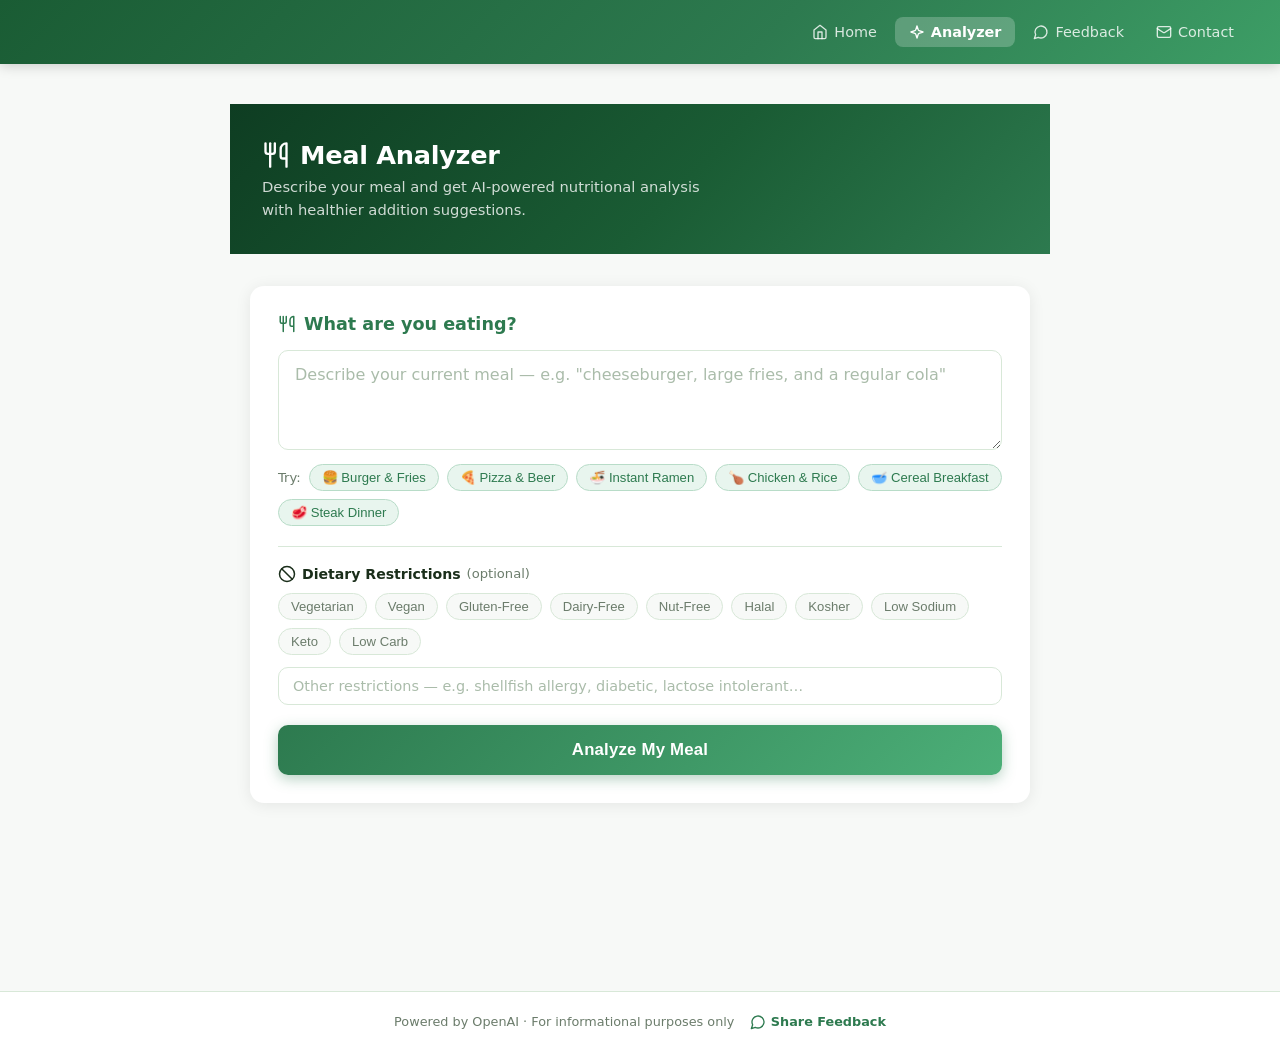
<file: index.html>
<!DOCTYPE html>
<html lang="en">
<head>
  <meta charset="UTF-8" />
  <meta name="viewport" content="width=device-width, initial-scale=1.0" />
  <title>MyMeal — AI Food Advisor</title>
  <style>
/* === shared styles === */
*, *::before, *::after { box-sizing: border-box; margin: 0; padding: 0; }

:root {
  --green:    #2d7a4f;
  --green-lt: #e8f5ee;
  --green-md: #4caf78;
  --amber:    #e07b2a;
  --amber-lt: #fff4e8;
  --red:      #d94f3d;
  --red-lt:   #fdecea;
  --bg:       #f7f9f7;
  --card:     #ffffff;
  --text:     #1a2e1a;
  --muted:    #6b7c6b;
  --border:   #d8e8d8;
  --radius:   14px;
  --shadow:   0 2px 16px rgba(0,0,0,.08);
}

body {
  font-family: "Segoe UI", system-ui, -apple-system, sans-serif;
  background: var(--bg);
  color: var(--text);
  min-height: 100vh;
  display: flex;
  flex-direction: column;
}

/* ── Header ── */
header {
  background: linear-gradient(135deg, #1a5c34 0%, #2d7a4f 60%, #3d9e66 100%);
  color: #fff;
  padding: 0 32px;
  display: flex;
  align-items: center;
  justify-content: space-between;
  height: 64px;
  box-shadow: 0 2px 12px rgba(0,0,0,.18);
  position: sticky;
  top: 0;
  z-index: 100;
}

.logo {
  display: flex;
  align-items: center;
  text-decoration: none;
}
.logo img {
  height: 44px;
  width: auto;
  /* the logo has a white background — blend it into the green header */
  mix-blend-mode: multiply;
  filter: brightness(0) invert(1);
  object-fit: contain;
}
/* fallback text shown only if image fails */
.logo-icon { display: none; }
.logo-sub  { display: none; }

/* ── Nav ── */
nav { display: flex; align-items: center; gap: 4px; }
.nav-link {
  color: rgba(255,255,255,.82);
  text-decoration: none;
  font-size: .9rem;
  font-weight: 500;
  padding: 7px 14px;
  border-radius: 8px;
  transition: background .15s, color .15s;
  display: flex;
  align-items: center;
  gap: 6px;
}
.nav-link:hover  { background: rgba(255,255,255,.15); color: #fff; }
.nav-link.active { background: rgba(255,255,255,.22); color: #fff; font-weight: 700; }

/* ── Layout ── */
main {
  max-width: 860px;
  width: 100%;
  margin: 0 auto;
  padding: 40px 20px 80px;
  flex: 1;
}

/* ── Card ── */
.card {
  background: var(--card);
  border-radius: var(--radius);
  box-shadow: var(--shadow);
  padding: 28px;
  margin-bottom: 28px;
}
.card h2 {
  font-size: 1.1rem;
  font-weight: 700;
  color: var(--green);
  margin-bottom: 16px;
  display: flex;
  align-items: center;
  gap: 8px;
}

/* ── Footer ── */
footer {
  text-align: center;
  color: var(--muted);
  font-size: .8rem;
  padding: 22px 20px;
  border-top: 1px solid var(--border);
  background: var(--card);
  display: flex;
  flex-wrap: wrap;
  align-items: center;
  justify-content: center;
  gap: 16px;
}
footer a { color: var(--green); text-decoration: none; font-weight: 600; }
footer a:hover { text-decoration: underline; }

/* === end shared === */
</style>
  <style>
    /* Icon system */
    .icon { width: 18px; height: 18px; display: inline-block; vertical-align: middle; flex-shrink: 0; }
    .icon-lg { width: 28px; height: 28px; }
    .icon-xl { width: 40px; height: 40px; }
    .icon-sm { width: 16px; height: 16px; }

    /* (API key banner removed — key lives in Vercel env vars) */

    textarea {
      width: 100%;
      border: 1.5px solid var(--border);
      border-radius: 10px;
      padding: 14px 16px;
      font-size: 1rem;
      font-family: inherit;
      resize: vertical;
      min-height: 100px;
      outline: none;
      color: var(--text);
      transition: border-color .2s;
    }
    textarea:focus { border-color: var(--green); box-shadow: 0 0 0 3px rgba(45,122,79,.12); }
    textarea::placeholder { color: #aabcaa; }

    .examples {
      margin-top: 10px;
      display: flex;
      flex-wrap: wrap;
      gap: 8px;
    }
    .example-btn {
      background: var(--green-lt);
      border: 1px solid #b8dcc8;
      color: var(--green);
      font-size: .82rem;
      font-weight: 500;
      padding: 5px 12px;
      border-radius: 20px;
      cursor: pointer;
      transition: background .15s, transform .1s;
    }
    .example-btn:hover { background: #d0eddb; transform: translateY(-1px); }

    /* ── Dietary restrictions ── */
    .diet-section {
      margin-top: 20px;
      border-top: 1.5px solid var(--border);
      padding-top: 18px;
    }
    .diet-label { font-size: .88rem; font-weight: 700; color: var(--text); margin-bottom: 10px; display: flex; align-items: center; gap: 6px; }
    .diet-optional { font-weight: 400; color: var(--muted); font-size: .82rem; }
    .diet-tags { display: flex; flex-wrap: wrap; gap: 8px; margin-bottom: 12px; }
    .diet-tag {
      background: var(--bg);
      border: 1.5px solid var(--border);
      color: var(--muted);
      font-size: .82rem;
      font-weight: 500;
      padding: 5px 12px;
      border-radius: 20px;
      cursor: pointer;
      transition: background .15s, border-color .15s, color .15s, transform .1s;
    }
    .diet-tag:hover { background: #e0ece5; border-color: #a8ccb8; color: var(--green); transform: translateY(-1px); }
    .diet-tag.active { background: var(--green); border-color: var(--green); color: #fff; box-shadow: 0 2px 8px rgba(45,122,79,.3); }
    #diet-custom {
      width: 100%;
      border: 1.5px solid var(--border);
      border-radius: 10px;
      padding: 10px 14px;
      font-size: .9rem;
      font-family: inherit;
      outline: none;
      color: var(--text);
      background: #fff;
      transition: border-color .2s;
    }
    #diet-custom:focus { border-color: var(--green); box-shadow: 0 0 0 3px rgba(45,122,79,.12); }
    #diet-custom::placeholder { color: #aabcaa; }

    /* ── Analyze button ── */
    .analyze-btn {
      margin-top: 20px;
      width: 100%;
      background: linear-gradient(135deg, var(--green) 0%, var(--green-md) 100%);
      color: #fff;
      border: none;
      border-radius: 10px;
      padding: 15px;
      font-size: 1.05rem;
      font-weight: 700;
      cursor: pointer;
      display: flex;
      align-items: center;
      justify-content: center;
      gap: 10px;
      letter-spacing: .2px;
      transition: opacity .2s, transform .1s, box-shadow .2s;
      box-shadow: 0 4px 14px rgba(45,122,79,.35);
    }
    .analyze-btn:hover:not(:disabled) { opacity: .92; transform: translateY(-1px); box-shadow: 0 6px 18px rgba(45,122,79,.4); }
    .analyze-btn:active:not(:disabled) { transform: translateY(0); }
    .analyze-btn:disabled { opacity: .6; cursor: not-allowed; }

    /* ── Loader ── */
    .loader { display: none; flex-direction: column; align-items: center; gap: 12px; padding: 40px; color: var(--muted); }
    .loader.visible { display: flex; }
    .spinner {
      width: 44px; height: 44px;
      border: 4px solid var(--border);
      border-top-color: var(--green);
      border-radius: 50%;
      animation: spin .9s linear infinite;
    }
    @keyframes spin { to { transform: rotate(360deg); } }

    /* ── Results ── */
    #results { display: none; }
    #results.visible { display: block; }

    .meal-header {
      display: flex;
      align-items: center;
      flex-wrap: wrap;
      gap: 10px;
      padding: 12px 20px;
      background: #eef5eb;
      border-radius: 10px;
      margin-bottom: 20px;
      font-size: .95rem;
      color: var(--green);
      font-weight: 600;
    }
    .diet-badge {
      display: inline-flex;
      align-items: center;
      gap: 5px;
      background: var(--green-lt);
      border: 1px solid #b8dcc8;
      color: var(--green);
      font-size: .78rem;
      font-weight: 600;
      padding: 3px 10px;
      border-radius: 12px;
    }

    /* Problems */
    .problems-card {
      background: var(--red-lt);
      border: 1.5px solid #f0b8b2;
      border-radius: var(--radius);
      padding: 22px 24px;
      margin-bottom: 22px;
    }
    .problems-card h3 { font-size: 1rem; font-weight: 700; color: var(--red); margin-bottom: 14px; display: flex; align-items: center; gap: 8px; }
    .problem-item { display: flex; gap: 12px; padding: 10px 0; border-bottom: 1px solid #f4ccc8; }
    .problem-item:last-child { border-bottom: none; padding-bottom: 0; }
    .problem-icon { font-size: 1.2rem; flex-shrink: 0; margin-top: 1px; }
    .problem-text strong { display: block; font-size: .92rem; color: #b03020; margin-bottom: 3px; }
    .problem-text p { font-size: .87rem; color: #7a3020; line-height: 1.45; }

    /* Additions */
    .additions-title { font-size: 1rem; font-weight: 700; color: var(--green); margin-bottom: 14px; display: flex; align-items: center; gap: 8px; }
    .additions-grid { display: grid; grid-template-columns: repeat(auto-fill, minmax(240px, 1fr)); gap: 16px; margin-bottom: 24px; }
    .addition-card {
      background: var(--card);
      border: 1.5px solid var(--border);
      border-radius: var(--radius);
      padding: 18px;
      box-shadow: 0 2px 8px rgba(0,0,0,.05);
      transition: transform .15s, box-shadow .15s;
    }
    .addition-card:hover { transform: translateY(-2px); box-shadow: 0 6px 18px rgba(0,0,0,.1); }
    .addition-header { display: flex; align-items: center; gap: 10px; margin-bottom: 10px; }
    .addition-emoji { font-size: 1.8rem; }
    .addition-name { font-size: 1rem; font-weight: 700; color: var(--text); }
    .addition-portion { font-size: .78rem; color: var(--muted); background: var(--bg); border-radius: 6px; padding: 2px 8px; display: inline-block; margin-bottom: 8px; }
    .addition-why { font-size: .87rem; color: #4a5e4a; line-height: 1.5; margin-bottom: 10px; }
    .addition-nutrients { display: flex; flex-wrap: wrap; gap: 6px; }
    .nutrient-tag { font-size: .75rem; padding: 3px 9px; border-radius: 12px; font-weight: 600; background: var(--green-lt); color: var(--green); border: 1px solid #b8dcc8; }

    /* Scores */
    .score-section { background: var(--card); border: 1.5px solid var(--border); border-radius: var(--radius); padding: 20px 24px; margin-top: 4px; }
    .score-section h3 { font-size: .95rem; font-weight: 700; color: var(--text); margin-bottom: 14px; display: flex; align-items: center; gap: 8px; }
    .score-row { display: flex; align-items: center; gap: 14px; margin-bottom: 10px; }
    .score-label { font-size: .85rem; width: 120px; flex-shrink: 0; color: var(--muted); }
    .score-bar-wrap { flex: 1; background: var(--bg); border-radius: 99px; height: 10px; overflow: hidden; }
    .score-bar { height: 100%; border-radius: 99px; transition: width .8s cubic-bezier(.4,0,.2,1); }

    /* Error */
    .error-box { display: none; background: #fff3f0; border: 1.5px solid #f0b0a0; border-radius: var(--radius); padding: 16px 20px; color: var(--red); font-size: .92rem; gap: 10px; align-items: flex-start; }
    .page-hero {
      background: linear-gradient(135deg, #0e3d22 0%, #1a5c34 55%, #2d7a4f 100%);
      color: #fff;
      padding: 36px 32px 32px;
      display: flex;
      align-items: center;
      justify-content: space-between;
      gap: 24px;
      overflow: hidden;
      position: relative;
    }
    .page-hero-text h1 { font-size: 1.6rem; font-weight: 800; margin-bottom: 6px; letter-spacing: -.3px; display: flex; align-items: center; gap: 10px; }
    .page-hero-text p  { font-size: .92rem; opacity: .8; max-width: 440px; line-height: 1.55; }
  </style>
</head>
<body>

<header>
  <a class="logo" href="intro.html">
    <img src="images/logo.jpeg" alt="MyMeal" />
  </a>
  <nav>
    <a class="nav-link" href="intro.html"><svg class="icon icon-sm" viewBox="0 0 24 24" fill="none" stroke="currentColor" stroke-width="2" stroke-linecap="round" stroke-linejoin="round"><path d="m3 9 9-7 9 7v11a2 2 0 0 1-2 2H5a2 2 0 0 1-2-2z"/><polyline points="9 22 9 12 15 12 15 22"/></svg> Home</a>
    <a class="nav-link active" href="index.html"><svg class="icon icon-sm" viewBox="0 0 24 24" fill="none" stroke="currentColor" stroke-width="2" stroke-linecap="round" stroke-linejoin="round"><path d="m12 3-1.912 5.813a2 2 0 0 1-1.275 1.275L3 12l5.813 1.912a2 2 0 0 1 1.275 1.275L12 21l1.912-5.813a2 2 0 0 1 1.275-1.275L21 12l-5.813-1.912a2 2 0 0 1-1.275-1.275L12 3z"/></svg> Analyzer</a>
    <a class="nav-link" href="feedback.html"><svg class="icon icon-sm" viewBox="0 0 24 24" fill="none" stroke="currentColor" stroke-width="2" stroke-linecap="round" stroke-linejoin="round"><path d="M7.9 20A9 9 0 1 0 4 16.1L2 22Z"/></svg> Feedback</a>
    <a class="nav-link" href="contact.html"><svg class="icon icon-sm" viewBox="0 0 24 24" fill="none" stroke="currentColor" stroke-width="2" stroke-linecap="round" stroke-linejoin="round"><rect width="20" height="16" x="2" y="4" rx="2"/><path d="m22 7-8.97 5.7a1.94 1.94 0 0 1-2.06 0L2 7"/></svg> Contact</a>
  </nav>
</header>

<main>
  <!-- Page hero banner -->
  <div class="page-hero">
    <div class="page-hero-text">
      <h1><svg class="icon" style="width:28px;height:28px" viewBox="0 0 24 24" fill="none" stroke="currentColor" stroke-width="2" stroke-linecap="round" stroke-linejoin="round"><path d="M3 2v7c0 1.1.9 2 2 2h4a2 2 0 0 0 2-2V2"/><path d="M7 2v20"/><path d="M21 15V2a5 5 0 0 0-5 5v6c0 1.1.9 2 2 2h3Zm0 0v7"/></svg> Meal Analyzer</h1>
      <p>Describe your meal and get AI-powered nutritional analysis with healthier addition suggestions.</p>
    </div>
  </div>

  <div style="max-width:860px;margin:0 auto;padding:32px 20px 80px">
  <!-- API Key Section -->
  <!-- Input Card -->
  <div class="card">
    <h2><svg class="icon" viewBox="0 0 24 24" fill="none" stroke="currentColor" stroke-width="2" stroke-linecap="round" stroke-linejoin="round"><path d="M3 2v7c0 1.1.9 2 2 2h4a2 2 0 0 0 2-2V2"/><path d="M7 2v20"/><path d="M21 15V2a5 5 0 0 0-5 5v6c0 1.1.9 2 2 2h3Zm0 0v7"/></svg> What are you eating?</h2>
    <textarea id="meal-input" placeholder="Describe your current meal — e.g. &quot;cheeseburger, large fries, and a regular cola&quot;" rows="3"></textarea>

    <div class="examples">
      <span style="font-size:.82rem;color:var(--muted);align-self:center;">Try:</span>
      <button class="example-btn" data-meal="Double cheeseburger, large fries, and a large cola">🍔 Burger &amp; Fries</button>
      <button class="example-btn" data-meal="Pepperoni pizza (3 slices) and a beer">🍕 Pizza &amp; Beer</button>
      <button class="example-btn" data-meal="Instant ramen with an egg">🍜 Instant Ramen</button>
      <button class="example-btn" data-meal="Grilled chicken breast with white rice">🍗 Chicken &amp; Rice</button>
      <button class="example-btn" data-meal="Cereal with whole milk for breakfast">🥣 Cereal Breakfast</button>
      <button class="example-btn" data-meal="Steak, baked potato with sour cream and butter, and a glass of red wine">🥩 Steak Dinner</button>
    </div>

    <div class="diet-section">
      <div class="diet-label"><svg class="icon" viewBox="0 0 24 24" fill="none" stroke="currentColor" stroke-width="2" stroke-linecap="round" stroke-linejoin="round"><circle cx="12" cy="12" r="10"/><line x1="4.93" x2="19.07" y1="4.93" y2="19.07"/></svg> Dietary Restrictions <span class="diet-optional">(optional)</span></div>
      <div class="diet-tags" id="diet-tags">
        <button class="diet-tag" data-diet="vegetarian">Vegetarian</button>
        <button class="diet-tag" data-diet="vegan">Vegan</button>
        <button class="diet-tag" data-diet="gluten-free">Gluten-Free</button>
        <button class="diet-tag" data-diet="dairy-free">Dairy-Free</button>
        <button class="diet-tag" data-diet="nut-free">Nut-Free</button>
        <button class="diet-tag" data-diet="halal">Halal</button>
        <button class="diet-tag" data-diet="kosher">Kosher</button>
        <button class="diet-tag" data-diet="low-sodium">Low Sodium</button>
        <button class="diet-tag" data-diet="keto">Keto</button>
        <button class="diet-tag" data-diet="low-carb">Low Carb</button>
      </div>
      <input id="diet-custom" type="text" placeholder="Other restrictions — e.g. shellfish allergy, diabetic, lactose intolerant…" />
    </div>

    <button class="analyze-btn" id="analyze-btn" onclick="analyzeMeal()">
      <span id="btn-text">Analyze My Meal</span>
    </button>
  </div>

  <!-- Error -->
  <div class="error-box" id="error-box">
    <svg class="icon" viewBox="0 0 24 24" fill="none" stroke="currentColor" stroke-width="2" stroke-linecap="round" stroke-linejoin="round"><path d="m21.73 18-8-14a2 2 0 0 0-3.48 0l-8 14A2 2 0 0 0 4 21h16a2 2 0 0 0 1.73-3Z"/><line x1="12" x2="12" y1="9" y2="13"/><circle cx="12" cy="17" r="1" fill="currentColor" stroke="none"/></svg>
    <span id="error-msg">Something went wrong.</span>
  </div>

  <!-- Loader -->
  <div class="loader" id="loader">
    <div class="spinner"></div>
    <span>Analyzing your meal with AI…</span>
  </div>

  <!-- Results -->
  <div id="results">
    <div class="meal-header">
      <svg class="icon" viewBox="0 0 24 24" fill="none" stroke="currentColor" stroke-width="2" stroke-linecap="round" stroke-linejoin="round"><path d="M3 2v7c0 1.1.9 2 2 2h4a2 2 0 0 0 2-2V2"/><path d="M7 2v20"/><path d="M21 15V2a5 5 0 0 0-5 5v6c0 1.1.9 2 2 2h3Zm0 0v7"/></svg>
      <span>Analyzing: <em id="meal-display"></em></span>
    </div>

    <div class="problems-card">
      <h3><svg class="icon" viewBox="0 0 24 24" fill="none" stroke="currentColor" stroke-width="2" stroke-linecap="round" stroke-linejoin="round"><path d="m21.73 18-8-14a2 2 0 0 0-3.48 0l-8 14A2 2 0 0 0 4 21h16a2 2 0 0 0 1.73-3Z"/><line x1="12" x2="12" y1="9" y2="13"/><circle cx="12" cy="17" r="1" fill="currentColor" stroke="none"/></svg> Nutritional Concerns</h3>
      <div id="problems-list"></div>
    </div>

    <div class="card" style="margin-bottom:22px">
      <div class="additions-title"><svg class="icon" viewBox="0 0 24 24" fill="none" stroke="currentColor" stroke-width="2" stroke-linecap="round" stroke-linejoin="round"><path d="M11 20A7 7 0 0 1 9.8 6.1C15.5 5 17 4.48 19 2c1 2 2 4.18 2 8 0 5.5-4.78 10-10 10Z"/><path d="M2 21c0-3 1.85-5.36 5.08-6C9.5 14.52 12 13 13 12"/></svg> Healthier Additions to Balance Your Meal</div>
      <div class="additions-grid" id="additions-grid"></div>
    </div>

    <div class="score-section">
      <h3><svg class="icon" viewBox="0 0 24 24" fill="none" stroke="currentColor" stroke-width="2" stroke-linecap="round" stroke-linejoin="round"><line x1="18" x2="18" y1="20" y2="10"/><line x1="12" x2="12" y1="20" y2="4"/><line x1="6" x2="6" y1="20" y2="14"/></svg> Nutritional Balance (before → after additions)</h3>
      <div id="scores-container"></div>
    </div>
  </div>
  </div><!-- /inner wrapper -->
</main>

<footer>
  <span>Powered by OpenAI · For informational purposes only</span>
  <a href="feedback.html"><svg class="icon icon-sm" viewBox="0 0 24 24" fill="none" stroke="currentColor" stroke-width="2" stroke-linecap="round" stroke-linejoin="round"><path d="M7.9 20A9 9 0 1 0 4 16.1L2 22Z"/></svg> Share Feedback</a>
</footer>

<script>
  document.querySelectorAll('.example-btn').forEach(btn => {
    btn.addEventListener('click', () => {
      document.getElementById('meal-input').value = btn.dataset.meal;
    });
  });

  document.querySelectorAll('.diet-tag').forEach(tag => {
    tag.addEventListener('click', () => tag.classList.toggle('active'));
  });

  function getDietRestrictions() {
    const selected = [...document.querySelectorAll('.diet-tag.active')].map(t => t.dataset.diet);
    const custom = document.getElementById('diet-custom').value.trim();
    if (custom) selected.push(custom);
    return selected;
  }

  function showError(msg) {
    document.getElementById('error-msg').textContent = msg;
    const box = document.getElementById('error-box');
    box.style.display = 'flex';
  }
  function hideError() {
    document.getElementById('error-box').style.display = 'none';
  }

  async function analyzeMeal() {
    const meal = document.getElementById('meal-input').value.trim();
    const restrictions = getDietRestrictions();

    if (!meal) { showError('Please describe your meal first.'); return; }
    hideError();

    const btn = document.getElementById('analyze-btn');
    btn.disabled = true;
    document.getElementById('btn-text').textContent = 'Analyzing…';
    document.getElementById('loader').classList.add('visible');
    document.getElementById('results').classList.remove('visible');

    try {
      const res = await fetch('/api/analyze', {
        method: 'POST',
        headers: { 'Content-Type': 'application/json' },
        body: JSON.stringify({ meal, restrictions })
      });

      if (!res.ok) {
        const err = await res.json().catch(() => ({}));
        throw new Error(err?.error || `Server error ${res.status}`);
      }

      const result = await res.json();
      renderResults(meal, result, restrictions);

    } catch (err) {
      showError(err.message || 'Something went wrong. Please try again.');
    } finally {
      btn.disabled = false;
      document.getElementById('btn-text').textContent = 'Analyze My Meal';
      document.getElementById('loader').classList.remove('visible');
    }
  }

  function renderResults(meal, data, restrictions) {
    document.getElementById('meal-display').textContent = meal;

    const mealHeader = document.querySelector('.meal-header');
    mealHeader.querySelectorAll('.diet-badge').forEach(b => b.remove());
    (restrictions || []).forEach(r => {
      const badge = document.createElement('span');
      badge.className = 'diet-badge';
      badge.textContent = r;
      mealHeader.appendChild(badge);
    });

    const probList = document.getElementById('problems-list');
    probList.innerHTML = '';
    (data.problems || []).forEach(p => {
      probList.insertAdjacentHTML('beforeend', `
        <div class="problem-item">
          <span class="problem-icon">${escHtml(p.icon || '⚠️')}</span>
          <div class="problem-text">
            <strong>${escHtml(p.title)}</strong>
            <p>${escHtml(p.description)}</p>
          </div>
        </div>`);
    });

    const grid = document.getElementById('additions-grid');
    grid.innerHTML = '';
    (data.additions || []).forEach(a => {
      const tags = (a.nutrients || []).map(n => `<span class="nutrient-tag">${escHtml(n)}</span>`).join('');
      grid.insertAdjacentHTML('beforeend', `
        <div class="addition-card">
          <div class="addition-header">
            <span class="addition-emoji">${escHtml(a.emoji || '🥗')}</span>
            <span class="addition-name">${escHtml(a.name)}</span>
          </div>
          <div class="addition-portion">${escHtml(a.portion)}</div>
          <div class="addition-why">${escHtml(a.why)}</div>
          <div class="addition-nutrients">${tags}</div>
        </div>`);
    });

    const cont = document.getElementById('scores-container');
    cont.innerHTML = '';
    const dims = [
      { key: 'fiber',    label: 'Fiber',    color: '#4caf78' },
      { key: 'protein',  label: 'Protein',  color: '#2d7a4f' },
      { key: 'vitamins', label: 'Vitamins', color: '#e07b2a' },
      { key: 'balance',  label: 'Balance',  color: '#3d9e66' },
    ];
    const before = data.scores?.before || {};
    const after  = data.scores?.after  || {};
    dims.forEach(d => {
      const b  = clamp(before[d.key] || 0);
      const af = clamp(after[d.key]  || 0);
      cont.insertAdjacentHTML('beforeend', `
        <div class="score-row">
          <span class="score-label">${d.label}</span>
          <div style="flex:1;display:flex;flex-direction:column;gap:4px">
            <div style="display:flex;align-items:center;gap:10px">
              <div class="score-bar-wrap" style="flex:1"><div class="score-bar" style="width:${b}%;background:#d0d8d0"></div></div>
              <span style="font-size:.75rem;color:var(--muted);width:60px">Before: ${b}%</span>
            </div>
            <div style="display:flex;align-items:center;gap:10px">
              <div class="score-bar-wrap" style="flex:1"><div class="score-bar" id="bar-${d.key}" style="width:0%;background:${d.color}"></div></div>
              <span style="font-size:.75rem;color:var(--text);font-weight:600;width:60px">After: ${af}%</span>
            </div>
          </div>
        </div>`);
      setTimeout(() => {
        const el = document.getElementById(`bar-${d.key}`);
        if (el) el.style.width = af + '%';
      }, 100);
    });

    document.getElementById('results').classList.add('visible');
    document.getElementById('results').scrollIntoView({ behavior: 'smooth', block: 'start' });
  }

  function escHtml(str) {
    return String(str)
      .replace(/&/g,'&amp;').replace(/</g,'&lt;').replace(/>/g,'&gt;')
      .replace(/"/g,'&quot;').replace(/'/g,'&#39;');
  }
  function clamp(n) { return Math.max(0, Math.min(100, Math.round(n))); }
</script>
</body>
</html>
</file>
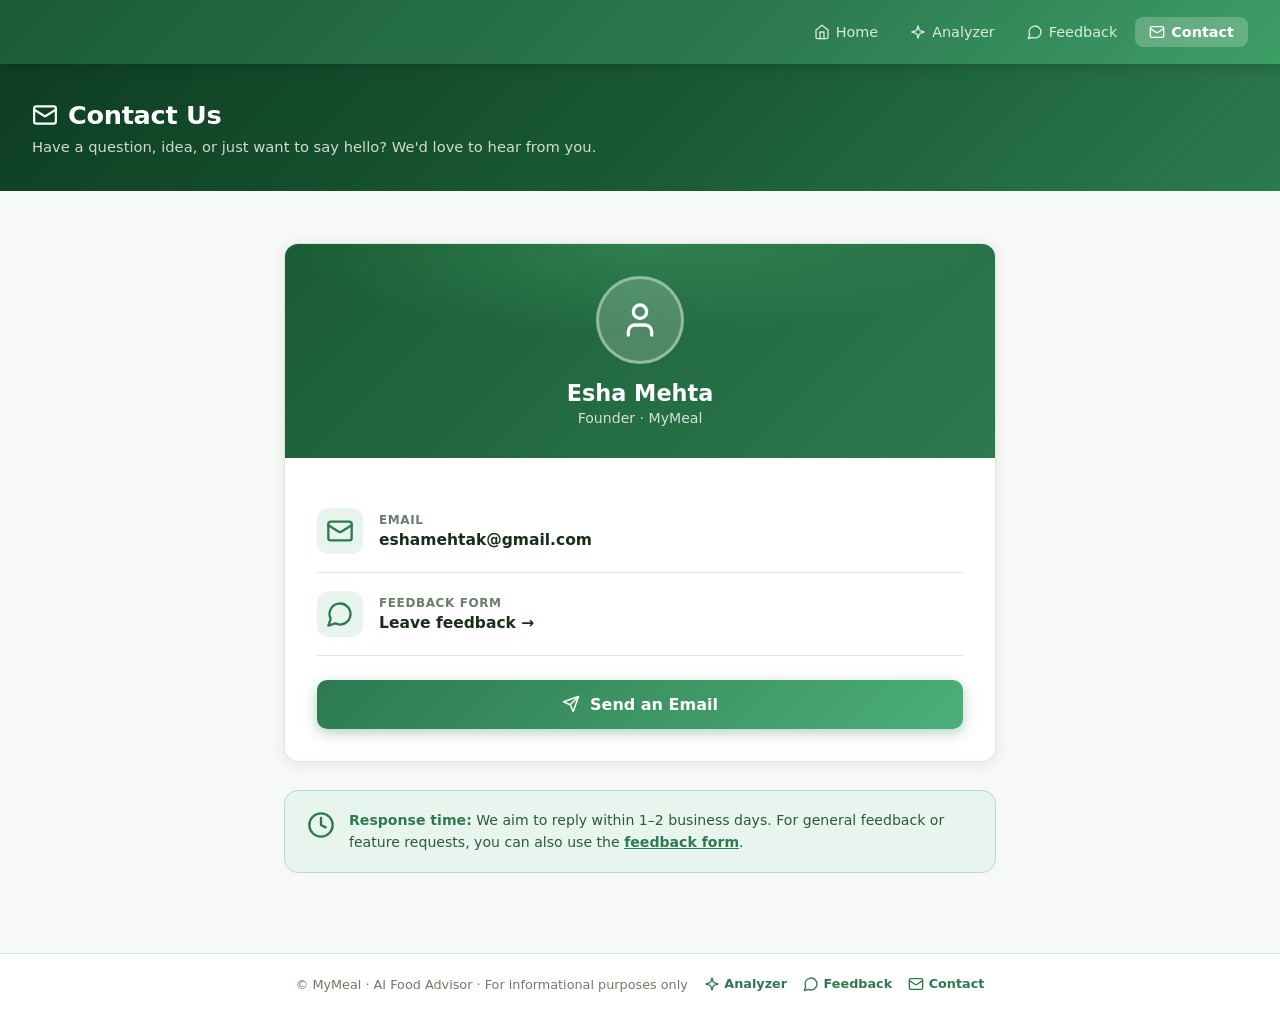
<file: contact.html>
<!DOCTYPE html>
<html lang="en">
<head>
  <meta charset="UTF-8" />
  <meta name="viewport" content="width=device-width, initial-scale=1.0" />
  <title>MyMeal — Contact Us</title>
  <style>
/* === shared styles === */
*, *::before, *::after { box-sizing: border-box; margin: 0; padding: 0; }

:root {
  --green:    #2d7a4f;
  --green-lt: #e8f5ee;
  --green-md: #4caf78;
  --amber:    #e07b2a;
  --amber-lt: #fff4e8;
  --red:      #d94f3d;
  --red-lt:   #fdecea;
  --bg:       #f7f9f7;
  --card:     #ffffff;
  --text:     #1a2e1a;
  --muted:    #6b7c6b;
  --border:   #d8e8d8;
  --radius:   14px;
  --shadow:   0 2px 16px rgba(0,0,0,.08);
}

body {
  font-family: "Segoe UI", system-ui, -apple-system, sans-serif;
  background: var(--bg);
  color: var(--text);
  min-height: 100vh;
  display: flex;
  flex-direction: column;
}

header {
  background: linear-gradient(135deg, #1a5c34 0%, #2d7a4f 60%, #3d9e66 100%);
  color: #fff;
  padding: 0 32px;
  display: flex;
  align-items: center;
  justify-content: space-between;
  height: 64px;
  box-shadow: 0 2px 12px rgba(0,0,0,.18);
  position: sticky;
  top: 0;
  z-index: 100;
}

.logo { display: flex; align-items: center; text-decoration: none; }
.logo img { height: 44px; width: auto; filter: brightness(0) invert(1); mix-blend-mode: multiply; object-fit: contain; }

nav { display: flex; align-items: center; gap: 4px; }
.nav-link {
  color: rgba(255,255,255,.82);
  text-decoration: none;
  font-size: .9rem;
  font-weight: 500;
  padding: 7px 14px;
  border-radius: 8px;
  transition: background .15s, color .15s;
  display: flex;
  align-items: center;
  gap: 6px;
}
.nav-link:hover  { background: rgba(255,255,255,.15); color: #fff; }
.nav-link.active { background: rgba(255,255,255,.22); color: #fff; font-weight: 700; }

main { flex: 1; }

footer {
  text-align: center;
  color: var(--muted);
  font-size: .8rem;
  padding: 22px 20px;
  border-top: 1px solid var(--border);
  background: var(--card);
  display: flex;
  flex-wrap: wrap;
  align-items: center;
  justify-content: center;
  gap: 16px;
}
footer a { color: var(--green); text-decoration: none; font-weight: 600; }
footer a:hover { text-decoration: underline; }
/* === end shared === */

    /* Icon system */
    .icon { width: 18px; height: 18px; display: inline-block; vertical-align: middle; flex-shrink: 0; }
    .icon-lg { width: 28px; height: 28px; }
    .icon-xl { width: 40px; height: 40px; }
    .icon-sm { width: 16px; height: 16px; }

    /* ── Page hero ── */
    .page-hero {
      background: linear-gradient(135deg, #0e3d22 0%, #1a5c34 55%, #2d7a4f 100%);
      color: #fff;
      padding: 36px 32px 32px;
      display: flex;
      align-items: center;
      justify-content: space-between;
      gap: 24px;
      overflow: hidden;
    }
    .page-hero-text h1 { font-size: 1.6rem; font-weight: 800; margin-bottom: 6px; letter-spacing: -.3px; display: flex; align-items: center; gap: 10px; }
    .page-hero-text p  { font-size: .92rem; opacity: .8; line-height: 1.55; }

    /* ── Layout ── */
    .inner {
      max-width: 760px;
      margin: 0 auto;
      padding: 52px 24px 80px;
    }

    /* ── Contact card ── */
    .contact-card {
      background: var(--card);
      border-radius: var(--radius);
      box-shadow: var(--shadow);
      border: 1.5px solid var(--border);
      overflow: hidden;
      margin-bottom: 28px;
    }
    .contact-card-header {
      background: linear-gradient(135deg, #1a5c34, #2d7a4f);
      padding: 32px;
      text-align: center;
      color: #fff;
      position: relative;
      overflow: hidden;
    }
    .contact-card-header::after {
      content: '';
      position: absolute; inset: 0;
      background: radial-gradient(ellipse 70% 60% at 50% 0%, rgba(110,232,154,.18) 0%, transparent 70%);
      pointer-events: none;
    }
    .avatar {
      width: 88px; height: 88px;
      background: rgba(255,255,255,.2);
      border: 3px solid rgba(255,255,255,.4);
      border-radius: 50%;
      display: flex;
      align-items: center;
      justify-content: center;
      margin: 0 auto 16px;
      position: relative;
    }
    .contact-card-header h2 { font-size: 1.4rem; font-weight: 800; margin-bottom: 4px; position: relative; }
    .contact-card-header p  { font-size: .88rem; opacity: .8; position: relative; }

    .contact-card-body { padding: 32px; }

    .contact-row {
      display: flex;
      align-items: center;
      gap: 16px;
      padding: 18px 0;
      border-bottom: 1px solid var(--border);
    }
    .contact-row:last-child { border-bottom: none; padding-bottom: 0; }
    .contact-icon {
      width: 46px; height: 46px;
      background: var(--green-lt);
      border-radius: 12px;
      display: flex;
      align-items: center;
      justify-content: center;
      flex-shrink: 0;
    }
    .contact-info label { font-size: .75rem; font-weight: 700; color: var(--muted); text-transform: uppercase; letter-spacing: .6px; display: block; margin-bottom: 3px; }
    .contact-info a, .contact-info span { font-size: .97rem; font-weight: 600; color: var(--text); text-decoration: none; }
    .contact-info a:hover { color: var(--green); text-decoration: underline; }

    /* ── Email CTA button ── */
    .email-btn {
      display: flex;
      align-items: center;
      justify-content: center;
      gap: 10px;
      width: 100%;
      background: linear-gradient(135deg, var(--green) 0%, var(--green-md) 100%);
      color: #fff;
      text-decoration: none;
      font-size: 1rem;
      font-weight: 700;
      padding: 15px;
      border-radius: 10px;
      box-shadow: 0 4px 14px rgba(45,122,79,.35);
      transition: opacity .2s, transform .1s, box-shadow .2s;
      margin-top: 24px;
    }
    .email-btn:hover { opacity: .92; transform: translateY(-1px); box-shadow: 0 6px 18px rgba(45,122,79,.4); text-decoration: none; color: #fff; }

    /* ── Response note ── */
    .response-note {
      background: var(--green-lt);
      border: 1.5px solid #b8dcc8;
      border-radius: var(--radius);
      padding: 18px 22px;
      display: flex;
      gap: 14px;
      align-items: flex-start;
    }
    .response-note .note-icon { flex-shrink: 0; color: var(--green); padding-top: 2px; }
    .response-note p { font-size: .88rem; color: #2a5a3a; line-height: 1.6; }
    .response-note strong { color: var(--green); }
  </style>
</head>
<body>

<header>
  <a class="logo" href="intro.html">
    <img src="images/logo.jpeg" alt="MyMeal" />
  </a>
  <nav>
    <a class="nav-link" href="intro.html"><svg class="icon icon-sm" viewBox="0 0 24 24" fill="none" stroke="currentColor" stroke-width="2" stroke-linecap="round" stroke-linejoin="round"><path d="m3 9 9-7 9 7v11a2 2 0 0 1-2 2H5a2 2 0 0 1-2-2z"/><polyline points="9 22 9 12 15 12 15 22"/></svg> Home</a>
    <a class="nav-link" href="index.html"><svg class="icon icon-sm" viewBox="0 0 24 24" fill="none" stroke="currentColor" stroke-width="2" stroke-linecap="round" stroke-linejoin="round"><path d="m12 3-1.912 5.813a2 2 0 0 1-1.275 1.275L3 12l5.813 1.912a2 2 0 0 1 1.275 1.275L12 21l1.912-5.813a2 2 0 0 1 1.275-1.275L21 12l-5.813-1.912a2 2 0 0 1-1.275-1.275L12 3z"/></svg> Analyzer</a>
    <a class="nav-link" href="feedback.html"><svg class="icon icon-sm" viewBox="0 0 24 24" fill="none" stroke="currentColor" stroke-width="2" stroke-linecap="round" stroke-linejoin="round"><path d="M7.9 20A9 9 0 1 0 4 16.1L2 22Z"/></svg> Feedback</a>
    <a class="nav-link active" href="contact.html"><svg class="icon icon-sm" viewBox="0 0 24 24" fill="none" stroke="currentColor" stroke-width="2" stroke-linecap="round" stroke-linejoin="round"><rect width="20" height="16" x="2" y="4" rx="2"/><path d="m22 7-8.97 5.7a1.94 1.94 0 0 1-2.06 0L2 7"/></svg> Contact</a>
  </nav>
</header>

<main>
  <div class="page-hero">
    <div class="page-hero-text">
      <h1><svg class="icon" style="width:26px;height:26px" viewBox="0 0 24 24" fill="none" stroke="currentColor" stroke-width="2" stroke-linecap="round" stroke-linejoin="round"><rect width="20" height="16" x="2" y="4" rx="2"/><path d="m22 7-8.97 5.7a1.94 1.94 0 0 1-2.06 0L2 7"/></svg> Contact Us</h1>
      <p>Have a question, idea, or just want to say hello? We'd love to hear from you.</p>
    </div>
  </div>

  <div class="inner">

    <div class="contact-card">
      <div class="contact-card-header">
        <div class="avatar"><svg class="icon icon-xl" viewBox="0 0 24 24" fill="none" stroke="currentColor" stroke-width="2" stroke-linecap="round" stroke-linejoin="round" style="stroke: white"><path d="M19 21v-2a4 4 0 0 0-4-4H9a4 4 0 0 0-4 4v2"/><circle cx="12" cy="7" r="4"/></svg></div>
        <h2>Esha Mehta</h2>
        <p>Founder · MyMeal</p>
      </div>
      <div class="contact-card-body">
        <div class="contact-row">
          <div class="contact-icon"><svg class="icon icon-lg" viewBox="0 0 24 24" fill="none" stroke="currentColor" stroke-width="2" stroke-linecap="round" stroke-linejoin="round" style="stroke: var(--green)"><rect width="20" height="16" x="2" y="4" rx="2"/><path d="m22 7-8.97 5.7a1.94 1.94 0 0 1-2.06 0L2 7"/></svg></div>
          <div class="contact-info">
            <label>Email</label>
            <a href="mailto:eshamehtak@gmail.com">eshamehtak@gmail.com</a>
          </div>
        </div>
        <div class="contact-row">
          <div class="contact-icon"><svg class="icon icon-lg" viewBox="0 0 24 24" fill="none" stroke="currentColor" stroke-width="2" stroke-linecap="round" stroke-linejoin="round" style="stroke: var(--green)"><path d="M7.9 20A9 9 0 1 0 4 16.1L2 22Z"/></svg></div>
          <div class="contact-info">
            <label>Feedback form</label>
            <a href="feedback.html">Leave feedback →</a>
          </div>
        </div>

        <a class="email-btn" href="mailto:eshamehtak@gmail.com">
          <svg class="icon" viewBox="0 0 24 24" fill="none" stroke="currentColor" stroke-width="2" stroke-linecap="round" stroke-linejoin="round"><path d="m22 2-7 20-4-9-9-4Z"/><path d="M22 2 11 13"/></svg> Send an Email
        </a>
      </div>
    </div>

    <div class="response-note">
      <span class="note-icon"><svg class="icon icon-lg" viewBox="0 0 24 24" fill="none" stroke="currentColor" stroke-width="2" stroke-linecap="round" stroke-linejoin="round"><circle cx="12" cy="12" r="10"/><polyline points="12 6 12 12 16 14"/></svg></span>
      <p><strong>Response time:</strong> We aim to reply within 1–2 business days. For general feedback or feature requests, you can also use the <a href="feedback.html" style="color:var(--green);font-weight:600;">feedback form</a>.</p>
    </div>

  </div>
</main>

<footer>
  <span>© MyMeal · AI Food Advisor · For informational purposes only</span>
  <a href="index.html"><svg class="icon icon-sm" viewBox="0 0 24 24" fill="none" stroke="currentColor" stroke-width="2" stroke-linecap="round" stroke-linejoin="round"><path d="m12 3-1.912 5.813a2 2 0 0 1-1.275 1.275L3 12l5.813 1.912a2 2 0 0 1 1.275 1.275L12 21l1.912-5.813a2 2 0 0 1 1.275-1.275L21 12l-5.813-1.912a2 2 0 0 1-1.275-1.275L12 3z"/></svg> Analyzer</a>
  <a href="feedback.html"><svg class="icon icon-sm" viewBox="0 0 24 24" fill="none" stroke="currentColor" stroke-width="2" stroke-linecap="round" stroke-linejoin="round"><path d="M7.9 20A9 9 0 1 0 4 16.1L2 22Z"/></svg> Feedback</a>
  <a href="contact.html"><svg class="icon icon-sm" viewBox="0 0 24 24" fill="none" stroke="currentColor" stroke-width="2" stroke-linecap="round" stroke-linejoin="round"><rect width="20" height="16" x="2" y="4" rx="2"/><path d="m22 7-8.97 5.7a1.94 1.94 0 0 1-2.06 0L2 7"/></svg> Contact</a>
</footer>

</body>
</html>
</file>
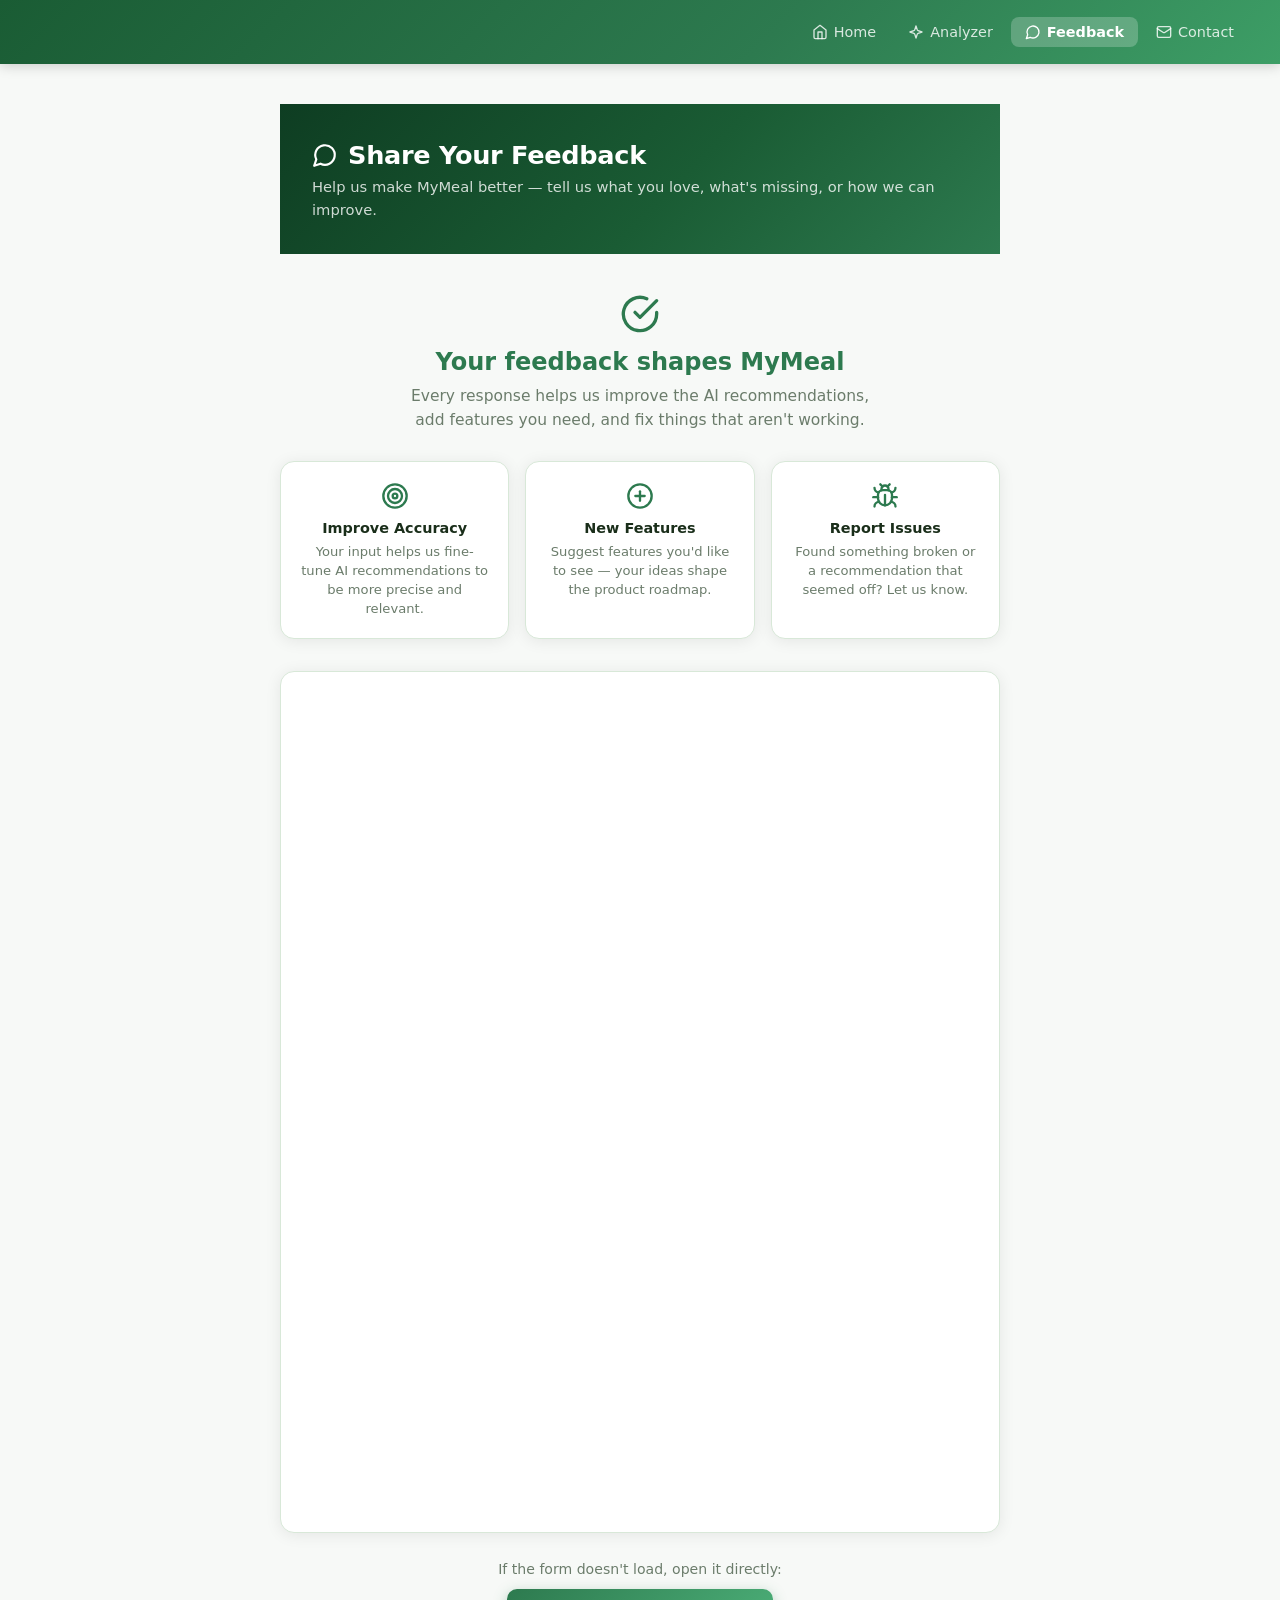
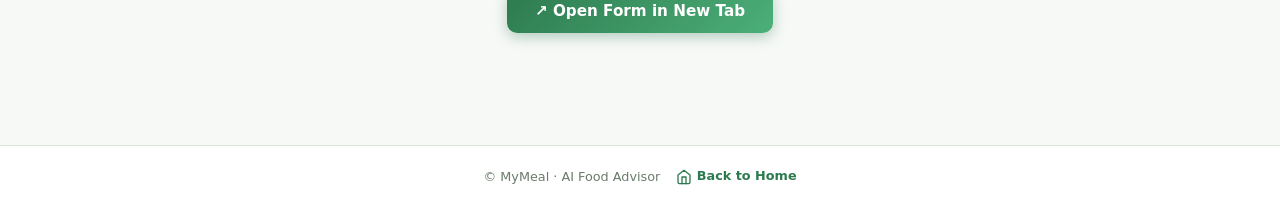
<file: feedback.html>
<!DOCTYPE html>
<html lang="en">
<head>
  <meta charset="UTF-8" />
  <meta name="viewport" content="width=device-width, initial-scale=1.0" />
  <title>MyMeal — Feedback</title>
  <style>
/* === shared styles === */
*, *::before, *::after { box-sizing: border-box; margin: 0; padding: 0; }

:root {
  --green:    #2d7a4f;
  --green-lt: #e8f5ee;
  --green-md: #4caf78;
  --amber:    #e07b2a;
  --amber-lt: #fff4e8;
  --red:      #d94f3d;
  --red-lt:   #fdecea;
  --bg:       #f7f9f7;
  --card:     #ffffff;
  --text:     #1a2e1a;
  --muted:    #6b7c6b;
  --border:   #d8e8d8;
  --radius:   14px;
  --shadow:   0 2px 16px rgba(0,0,0,.08);
}

body {
  font-family: "Segoe UI", system-ui, -apple-system, sans-serif;
  background: var(--bg);
  color: var(--text);
  min-height: 100vh;
  display: flex;
  flex-direction: column;
}

/* ── Header ── */
header {
  background: linear-gradient(135deg, #1a5c34 0%, #2d7a4f 60%, #3d9e66 100%);
  color: #fff;
  padding: 0 32px;
  display: flex;
  align-items: center;
  justify-content: space-between;
  height: 64px;
  box-shadow: 0 2px 12px rgba(0,0,0,.18);
  position: sticky;
  top: 0;
  z-index: 100;
}

.logo {
  display: flex;
  align-items: center;
  text-decoration: none;
}
.logo img {
  height: 44px;
  width: auto;
  /* the logo has a white background — blend it into the green header */
  mix-blend-mode: multiply;
  filter: brightness(0) invert(1);
  object-fit: contain;
}
/* fallback text shown only if image fails */
.logo-icon { display: none; }
.logo-sub  { display: none; }

/* ── Nav ── */
nav { display: flex; align-items: center; gap: 4px; }
.nav-link {
  color: rgba(255,255,255,.82);
  text-decoration: none;
  font-size: .9rem;
  font-weight: 500;
  padding: 7px 14px;
  border-radius: 8px;
  transition: background .15s, color .15s;
  display: flex;
  align-items: center;
  gap: 6px;
}
.nav-link:hover  { background: rgba(255,255,255,.15); color: #fff; }
.nav-link.active { background: rgba(255,255,255,.22); color: #fff; font-weight: 700; }

/* ── Layout ── */
main {
  max-width: 860px;
  width: 100%;
  margin: 0 auto;
  padding: 40px 20px 80px;
  flex: 1;
}

/* ── Card ── */
.card {
  background: var(--card);
  border-radius: var(--radius);
  box-shadow: var(--shadow);
  padding: 28px;
  margin-bottom: 28px;
}
.card h2 {
  font-size: 1.1rem;
  font-weight: 700;
  color: var(--green);
  margin-bottom: 16px;
  display: flex;
  align-items: center;
  gap: 8px;
}

/* ── Footer ── */
footer {
  text-align: center;
  color: var(--muted);
  font-size: .8rem;
  padding: 22px 20px;
  border-top: 1px solid var(--border);
  background: var(--card);
  display: flex;
  flex-wrap: wrap;
  align-items: center;
  justify-content: center;
  gap: 16px;
}
footer a { color: var(--green); text-decoration: none; font-weight: 600; }
footer a:hover { text-decoration: underline; }

/* === end shared === */
</style>
  <style>
    /* Icon system */
    .icon { width: 18px; height: 18px; display: inline-block; vertical-align: middle; flex-shrink: 0; }
    .icon-lg { width: 28px; height: 28px; }
    .icon-xl { width: 40px; height: 40px; }
    .icon-sm { width: 16px; height: 16px; }

    main { max-width: 760px; }

    .feedback-hero {
      text-align: center;
      padding: 48px 24px 36px;
    }
    .feedback-hero .hero-icon {
      display: flex;
      align-items: center;
      justify-content: center;
      margin-bottom: 16px;
      color: var(--green);
    }
    .feedback-hero h1 {
      font-size: 1.9rem;
      font-weight: 800;
      color: var(--green);
      margin-bottom: 10px;
    }
    .feedback-hero p {
      font-size: 1rem;
      color: var(--muted);
      max-width: 480px;
      margin: 0 auto;
      line-height: 1.6;
    }

    .why-cards {
      display: grid;
      grid-template-columns: repeat(auto-fill, minmax(200px, 1fr));
      gap: 16px;
      margin-bottom: 32px;
    }
    .why-card {
      background: var(--card);
      border: 1.5px solid var(--border);
      border-radius: var(--radius);
      padding: 20px;
      text-align: center;
      box-shadow: var(--shadow);
    }
    .why-card .why-icon { display: flex; align-items: center; justify-content: center; margin-bottom: 10px; color: var(--green); }
    .why-card h3 { font-size: .9rem; font-weight: 700; color: var(--text); margin-bottom: 6px; }
    .why-card p  { font-size: .82rem; color: var(--muted); line-height: 1.45; }

    /* Form embed wrapper */
    .form-wrapper {
      background: var(--card);
      border-radius: var(--radius);
      box-shadow: var(--shadow);
      overflow: hidden;
      border: 1.5px solid var(--border);
      margin-bottom: 28px;
    }
    .form-wrapper iframe {
      width: 100%;
      height: 860px;
      border: none;
      display: block;
    }

    .open-btn {
      display: inline-flex;
      align-items: center;
      gap: 8px;
      background: linear-gradient(135deg, var(--green) 0%, var(--green-md) 100%);
      color: #fff;
      text-decoration: none;
      font-size: .95rem;
      font-weight: 700;
      padding: 13px 28px;
      border-radius: 10px;
      box-shadow: 0 4px 14px rgba(45,122,79,.35);
      transition: opacity .2s, transform .1s, box-shadow .2s;
    }
    .open-btn:hover { opacity: .92; transform: translateY(-1px); box-shadow: 0 6px 18px rgba(45,122,79,.4); text-decoration: none; }

    .page-hero {
      background: linear-gradient(135deg, #0e3d22 0%, #1a5c34 55%, #2d7a4f 100%);
      color: #fff;
      padding: 36px 32px 32px;
      display: flex;
      align-items: center;
      justify-content: space-between;
      gap: 24px;
      overflow: hidden;
    }
    .page-hero-text h1 { font-size: 1.6rem; font-weight: 800; margin-bottom: 6px; letter-spacing: -.3px; display: flex; align-items: center; gap: 10px; }
    .page-hero-text p  { font-size: .92rem; opacity: .8; line-height: 1.55; }
    .page-hero-img { width: 130px; height: 130px; flex-shrink: 0; margin-right: -10px; pointer-events: none; filter: drop-shadow(0 8px 16px rgba(0,0,0,0.25)); }
    @media (max-width: 540px) { .page-hero-img { display: none; } }

    .sub-hero { text-align: center; padding: 40px 24px 28px; }
    .sub-hero .sub-hero-icon { display: flex; align-items: center; justify-content: center; margin-bottom: 14px; color: var(--green); }
    .sub-hero h2 { font-size: 1.5rem; font-weight: 800; color: var(--green); margin-bottom: 8px; }
    .sub-hero p  { font-size: .97rem; color: var(--muted); max-width: 460px; margin: 0 auto; line-height: 1.6; }

    .fallback-note { text-align: center; margin-bottom: 32px; font-size: .88rem; color: var(--muted); }
  </style>
</head>
<body>

<header>
  <a class="logo" href="intro.html">
    <img src="images/logo.jpeg" alt="MyMeal" />
  </a>
  <nav>
    <a class="nav-link" href="intro.html"><svg class="icon icon-sm" viewBox="0 0 24 24" fill="none" stroke="currentColor" stroke-width="2" stroke-linecap="round" stroke-linejoin="round"><path d="m3 9 9-7 9 7v11a2 2 0 0 1-2 2H5a2 2 0 0 1-2-2z"/><polyline points="9 22 9 12 15 12 15 22"/></svg> Home</a>
    <a class="nav-link" href="index.html"><svg class="icon icon-sm" viewBox="0 0 24 24" fill="none" stroke="currentColor" stroke-width="2" stroke-linecap="round" stroke-linejoin="round"><path d="m12 3-1.912 5.813a2 2 0 0 1-1.275 1.275L3 12l5.813 1.912a2 2 0 0 1 1.275 1.275L12 21l1.912-5.813a2 2 0 0 1 1.275-1.275L21 12l-5.813-1.912a2 2 0 0 1-1.275-1.275L12 3z"/></svg> Analyzer</a>
    <a class="nav-link active" href="feedback.html"><svg class="icon icon-sm" viewBox="0 0 24 24" fill="none" stroke="currentColor" stroke-width="2" stroke-linecap="round" stroke-linejoin="round"><path d="M7.9 20A9 9 0 1 0 4 16.1L2 22Z"/></svg> Feedback</a>
    <a class="nav-link" href="contact.html"><svg class="icon icon-sm" viewBox="0 0 24 24" fill="none" stroke="currentColor" stroke-width="2" stroke-linecap="round" stroke-linejoin="round"><rect width="20" height="16" x="2" y="4" rx="2"/><path d="m22 7-8.97 5.7a1.94 1.94 0 0 1-2.06 0L2 7"/></svg> Contact</a>
  </nav>
</header>

<main>
  <!-- Page hero banner -->
  <div class="page-hero">
    <div class="page-hero-text">
      <h1><svg class="icon" style="width:26px;height:26px" viewBox="0 0 24 24" fill="none" stroke="currentColor" stroke-width="2" stroke-linecap="round" stroke-linejoin="round"><path d="M7.9 20A9 9 0 1 0 4 16.1L2 22Z"/></svg> Share Your Feedback</h1>
      <p>Help us make MyMeal better — tell us what you love, what's missing, or how we can improve.</p>
    </div>
  </div>

  <!-- Sub-hero -->
  <div class="sub-hero">
    <div class="sub-hero-icon"><svg class="icon icon-xl" viewBox="0 0 24 24" fill="none" stroke="currentColor" stroke-width="2" stroke-linecap="round" stroke-linejoin="round"><path d="M22 11.08V12a10 10 0 1 1-5.93-9.14"/><polyline points="22 4 12 14.01 9 11.01"/></svg></div>
    <h2>Your feedback shapes MyMeal</h2>
    <p>Every response helps us improve the AI recommendations, add features you need, and fix things that aren't working.</p>
  </div>

  <!-- Why your feedback matters -->
  <div class="why-cards">
    <div class="why-card">
      <div class="why-icon"><svg class="icon icon-lg" viewBox="0 0 24 24" fill="none" stroke="currentColor" stroke-width="2" stroke-linecap="round" stroke-linejoin="round"><circle cx="12" cy="12" r="10"/><circle cx="12" cy="12" r="6"/><circle cx="12" cy="12" r="2"/></svg></div>
      <h3>Improve Accuracy</h3>
      <p>Your input helps us fine-tune AI recommendations to be more precise and relevant.</p>
    </div>
    <div class="why-card">
      <div class="why-icon"><svg class="icon icon-lg" viewBox="0 0 24 24" fill="none" stroke="currentColor" stroke-width="2" stroke-linecap="round" stroke-linejoin="round"><circle cx="12" cy="12" r="10"/><line x1="12" x2="12" y1="8" y2="16"/><line x1="8" x2="16" y1="12" y2="12"/></svg></div>
      <h3>New Features</h3>
      <p>Suggest features you'd like to see — your ideas shape the product roadmap.</p>
    </div>
    <div class="why-card">
      <div class="why-icon"><svg class="icon icon-lg" viewBox="0 0 24 24" fill="none" stroke="currentColor" stroke-width="2" stroke-linecap="round" stroke-linejoin="round"><path d="m8 2 1.88 1.88"/><path d="M14.12 3.88 16 2"/><path d="M9 7.13v-1a3.003 3.003 0 1 1 6 0v1"/><path d="M12 20c-3.3 0-6-2.7-6-6v-3a4 4 0 0 1 4-4h4a4 4 0 0 1 4 4v3c0 3.3-2.7 6-6 6z"/><path d="M12 20v-9"/><path d="M6.53 9C4.6 8.8 3 7.1 3 5"/><path d="M6 13H2"/><path d="M3 21c0-2.1 1.7-3.9 3.8-4"/><path d="M20.97 5c0 2.1-1.6 3.8-3.5 4"/><path d="M22 13h-4"/><path d="M17.2 17c2.1.1 3.8 1.9 3.8 4"/></svg></div>
      <h3>Report Issues</h3>
      <p>Found something broken or a recommendation that seemed off? Let us know.</p>
    </div>
  </div>

  <!-- Embedded Google Form -->
  <div class="form-wrapper">
    <iframe
      src="https://docs.google.com/forms/d/e/1FAIpQLSc6wqb2_jv0YSaVy85P9mFNQV2k2hDT6NttQTHJIqXsl0Hbdg/viewform?embedded=true"
      title="MyMeal Feedback Form"
      loading="lazy">
      Loading form…
    </iframe>
  </div>

  <!-- Fallback open-in-new-tab -->
  <div class="fallback-note">
    <p style="margin-bottom:12px">If the form doesn't load, open it directly:</p>
    <a class="open-btn" href="https://docs.google.com/forms/d/e/1FAIpQLSc6wqb2_jv0YSaVy85P9mFNQV2k2hDT6NttQTHJIqXsl0Hbdg/viewform" target="_blank" rel="noopener">
      ↗ Open Form in New Tab
    </a>
  </div>
</main>

<footer>
  <span>© MyMeal · AI Food Advisor</span>
  <a href="index.html"><svg class="icon icon-sm" viewBox="0 0 24 24" fill="none" stroke="currentColor" stroke-width="2" stroke-linecap="round" stroke-linejoin="round"><path d="m3 9 9-7 9 7v11a2 2 0 0 1-2 2H5a2 2 0 0 1-2-2z"/><polyline points="9 22 9 12 15 12 15 22"/></svg> Back to Home</a>
</footer>

</body>
</html>
</file>
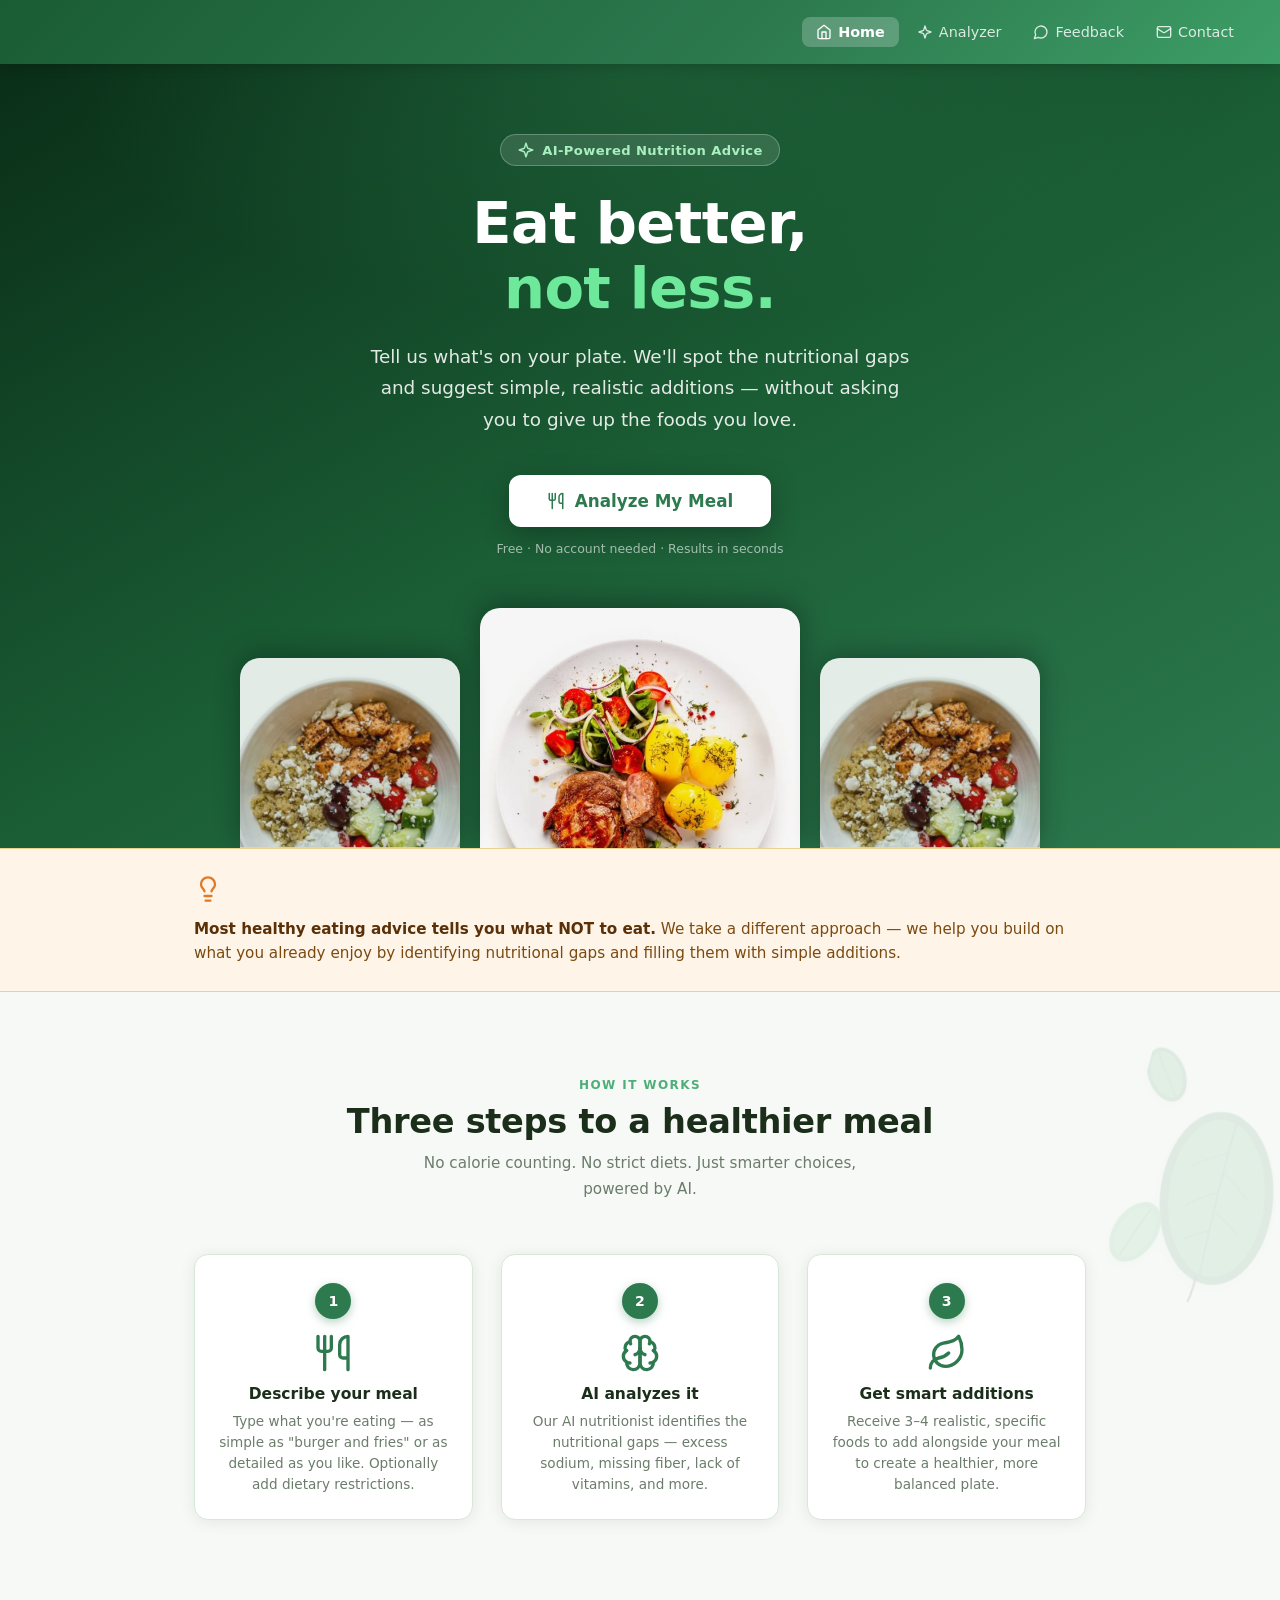
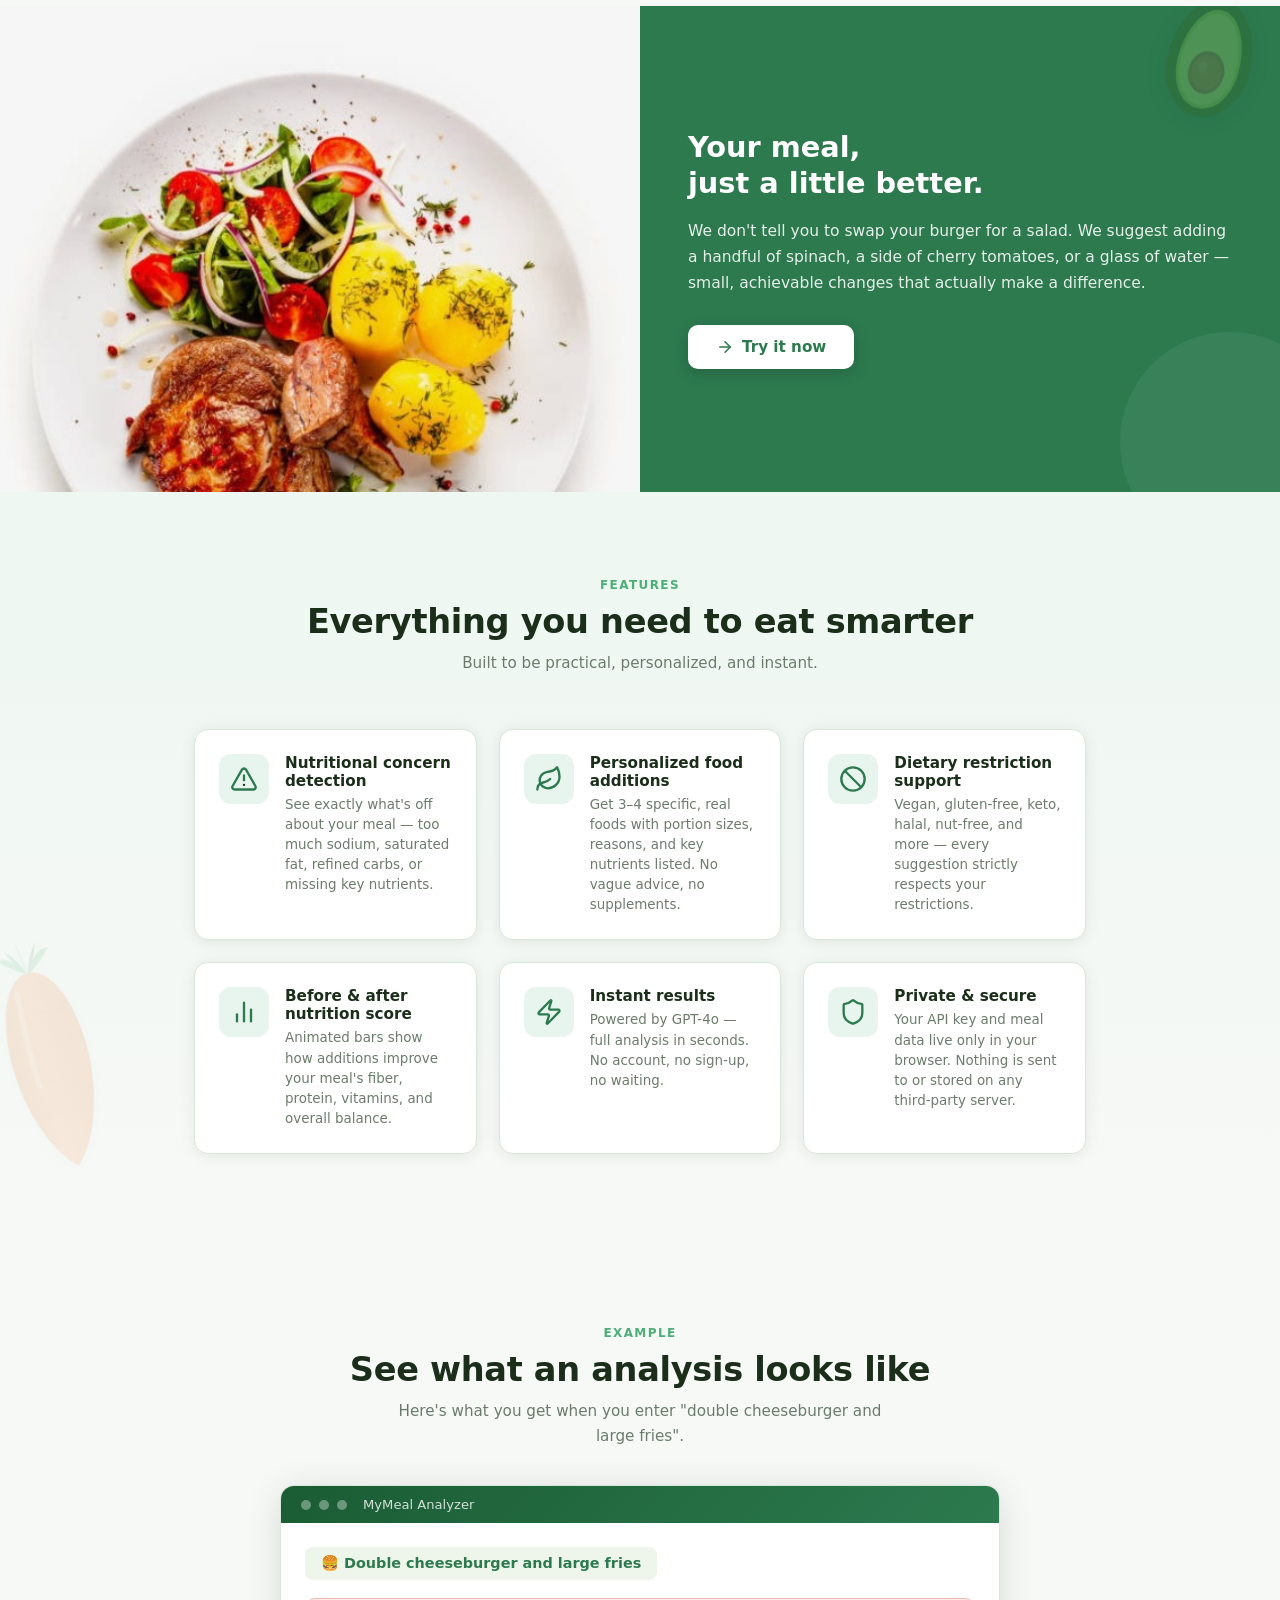
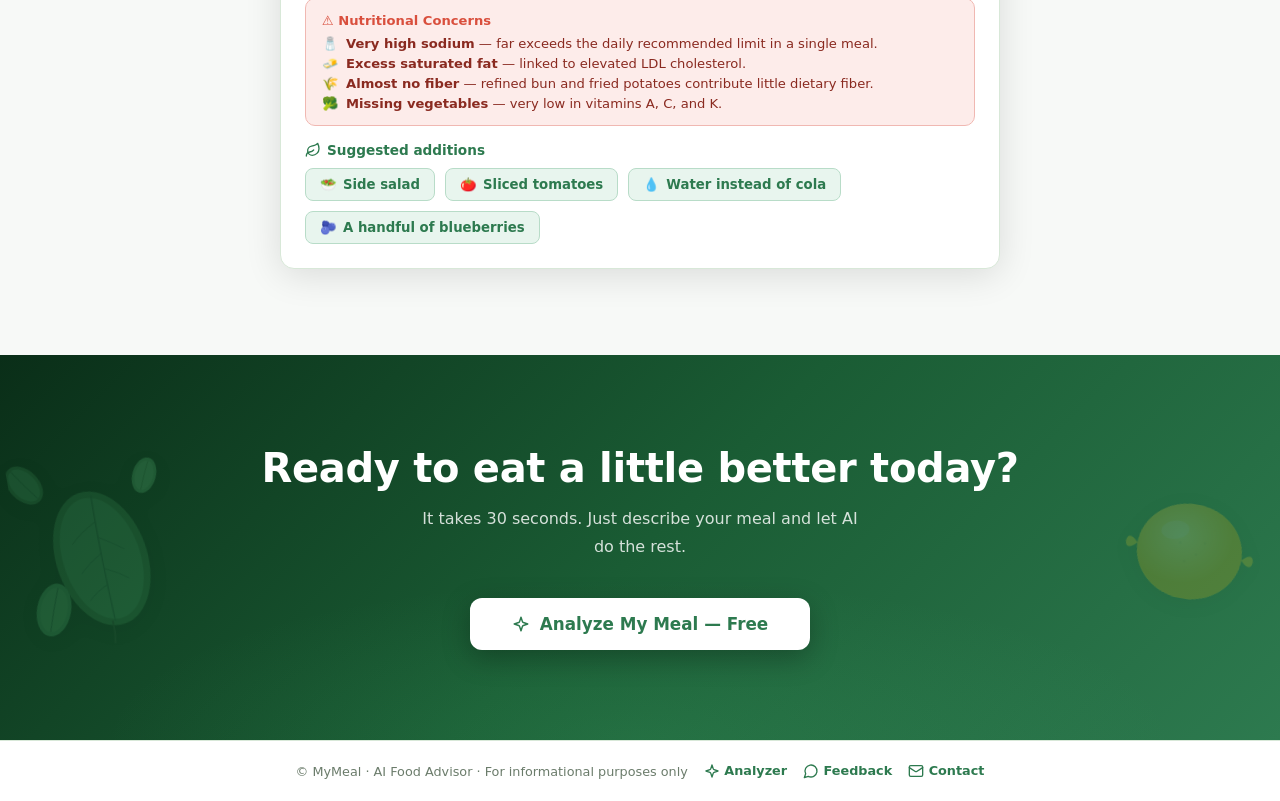
<file: intro.html>
<!DOCTYPE html>
<html lang="en">
<head>
  <meta charset="UTF-8" />
  <meta name="viewport" content="width=device-width, initial-scale=1.0" />
  <title>MyMeal — Eat Better, Not Less</title>
  <style>
/* === shared styles === */
*, *::before, *::after { box-sizing: border-box; margin: 0; padding: 0; }

:root {
  --green:    #2d7a4f;
  --green-lt: #e8f5ee;
  --green-md: #4caf78;
  --amber:    #e07b2a;
  --amber-lt: #fff4e8;
  --red:      #d94f3d;
  --red-lt:   #fdecea;
  --bg:       #f7f9f7;
  --card:     #ffffff;
  --text:     #1a2e1a;
  --muted:    #6b7c6b;
  --border:   #d8e8d8;
  --radius:   14px;
  --shadow:   0 2px 16px rgba(0,0,0,.08);
}

body {
  font-family: "Segoe UI", system-ui, -apple-system, sans-serif;
  background: var(--bg);
  color: var(--text);
  min-height: 100vh;
  display: flex;
  flex-direction: column;
}

/* ── Header ── */
header {
  background: linear-gradient(135deg, #1a5c34 0%, #2d7a4f 60%, #3d9e66 100%);
  color: #fff;
  padding: 0 32px;
  display: flex;
  align-items: center;
  justify-content: space-between;
  height: 64px;
  box-shadow: 0 2px 12px rgba(0,0,0,.18);
  position: sticky;
  top: 0;
  z-index: 100;
}

.logo {
  display: flex;
  align-items: center;
  text-decoration: none;
}
.logo img {
  height: 44px;
  width: auto;
  /* the logo has a white background — blend it into the green header */
  mix-blend-mode: multiply;
  filter: brightness(0) invert(1);
  object-fit: contain;
}
/* fallback text shown only if image fails */
.logo-icon { display: none; }
.logo-sub  { display: none; }

/* ── Nav ── */
nav { display: flex; align-items: center; gap: 4px; }
.nav-link {
  color: rgba(255,255,255,.82);
  text-decoration: none;
  font-size: .9rem;
  font-weight: 500;
  padding: 7px 14px;
  border-radius: 8px;
  transition: background .15s, color .15s;
  display: flex;
  align-items: center;
  gap: 6px;
}
.nav-link:hover  { background: rgba(255,255,255,.15); color: #fff; }
.nav-link.active { background: rgba(255,255,255,.22); color: #fff; font-weight: 700; }

/* ── Layout ── */
main {
  max-width: 860px;
  width: 100%;
  margin: 0 auto;
  padding: 40px 20px 80px;
  flex: 1;
}

/* ── Card ── */
.card {
  background: var(--card);
  border-radius: var(--radius);
  box-shadow: var(--shadow);
  padding: 28px;
  margin-bottom: 28px;
}
.card h2 {
  font-size: 1.1rem;
  font-weight: 700;
  color: var(--green);
  margin-bottom: 16px;
  display: flex;
  align-items: center;
  gap: 8px;
}

/* ── Footer ── */
footer {
  text-align: center;
  color: var(--muted);
  font-size: .8rem;
  padding: 22px 20px;
  border-top: 1px solid var(--border);
  background: var(--card);
  display: flex;
  flex-wrap: wrap;
  align-items: center;
  justify-content: center;
  gap: 16px;
}
footer a { color: var(--green); text-decoration: none; font-weight: 600; }
footer a:hover { text-decoration: underline; }

/* === end shared === */
</style>
  <style>
    main { max-width: 100%; padding: 0; }
    .inner { max-width: 940px; margin: 0 auto; padding: 0 24px; }

    /* Icon system */
    .icon { width: 18px; height: 18px; display: inline-block; vertical-align: middle; flex-shrink: 0; }
    .icon-lg { width: 28px; height: 28px; }
    .icon-xl { width: 40px; height: 40px; }
    .icon-sm { width: 16px; height: 16px; }

    /* ════════════════════════════
       HERO
    ════════════════════════════ */
    .hero {
      background: linear-gradient(150deg, #0a2e18 0%, #1a5c34 50%, #2d7a4f 100%);
      color: #fff;
      padding: 70px 24px 0;
      text-align: center;
      position: relative;
      overflow: hidden;
    }
    /* subtle radial glow */
    .hero::before {
      content: '';
      position: absolute;
      inset: 0;
      background: radial-gradient(ellipse 70% 50% at 50% 0%, rgba(80,210,130,.15) 0%, transparent 65%);
      pointer-events: none;
    }

    .hero-badge {
      display: inline-flex;
      align-items: center;
      gap: 7px;
      background: rgba(255,255,255,.12);
      border: 1px solid rgba(255,255,255,.25);
      color: #a8f0c0;
      font-size: .82rem;
      font-weight: 600;
      padding: 6px 16px;
      border-radius: 99px;
      letter-spacing: .4px;
      margin-bottom: 26px;
      position: relative;
    }
    .hero h1 {
      font-size: clamp(2.2rem, 5.5vw, 3.6rem);
      font-weight: 800;
      line-height: 1.12;
      margin-bottom: 20px;
      letter-spacing: -.6px;
      position: relative;
    }
    .hero h1 span { color: #6ee89a; }
    .hero p {
      font-size: clamp(.97rem, 2.2vw, 1.15rem);
      opacity: .88;
      max-width: 540px;
      margin: 0 auto 40px;
      line-height: 1.7;
      position: relative;
    }
    .hero-cta {
      display: inline-flex;
      align-items: center;
      gap: 10px;
      background: #fff;
      color: var(--green);
      text-decoration: none;
      font-size: 1.05rem;
      font-weight: 800;
      padding: 16px 38px;
      border-radius: 12px;
      box-shadow: 0 8px 28px rgba(0,0,0,.28);
      transition: transform .15s, box-shadow .15s;
      position: relative;
    }
    .hero-cta:hover { transform: translateY(-2px); box-shadow: 0 12px 34px rgba(0,0,0,.32); text-decoration: none; }
    .hero-cta-sub {
      display: block;
      font-size: .78rem;
      color: rgba(255,255,255,.6);
      margin-top: 14px;
      position: relative;
    }

    /* hero food photos row */
    .hero-photos {
      display: flex;
      justify-content: center;
      align-items: flex-end;
      gap: 20px;
      margin-top: 52px;
      position: relative;
    }
    .hero-photo-wrap {
      border-radius: 20px 20px 0 0;
      overflow: hidden;
      box-shadow: 0 -4px 28px rgba(0,0,0,.35);
      flex-shrink: 0;
      transition: transform .3s;
    }
    .hero-photo-wrap:hover { transform: translateY(-8px); }
    .hero-photo-wrap.main  { width: 320px; height: 240px; }
    .hero-photo-wrap.side  { width: 220px; height: 190px; opacity: .88; }
    .hero-photo-wrap img   { width: 100%; height: 100%; object-fit: cover; display: block; }

    /* scatter leaves over hero bottom */
    .hero-leaves-scatter {
      position: absolute;
      bottom: 0; left: 50%;
      transform: translateX(-50%);
      width: 900px;
      opacity: .12;
      pointer-events: none;
    }

    /* ════════════════════════════
       PROBLEM STRIP
    ════════════════════════════ */
    .problem-strip {
      background: var(--amber-lt);
      border-top: 1px solid #f0d090;
      border-bottom: 1px solid #f0d090;
      padding: 26px 24px;
    }
    .problem-strip .inner { display: flex; align-items: center; gap: 14px; flex-wrap: wrap; }
    .problem-strip .pill-icon { flex-shrink: 0; color: var(--amber); }
    .problem-strip p { font-size: .95rem; color: #7a4a10; line-height: 1.6; }
    .problem-strip strong { color: #5a3008; }

    /* ════════════════════════════
       HOW IT WORKS
    ════════════════════════════ */
    .how-section { padding: 86px 24px; background: var(--bg); position: relative; overflow: hidden; }

    /* floating leaf decoration behind steps */
    .how-leaf {
      position: absolute;
      right: -40px; top: 60px;
      width: 200px;
      opacity: .12;
      transform: rotate(15deg);
      pointer-events: none;
      filter: drop-shadow(0 4px 8px rgba(0,0,0,0.1));
    }

    .section-label {
      text-align: center; font-size: .75rem; font-weight: 700;
      letter-spacing: 1.4px; text-transform: uppercase;
      color: var(--green-md); margin-bottom: 10px;
    }
    .section-title {
      text-align: center;
      font-size: clamp(1.5rem, 3.5vw, 2.1rem);
      font-weight: 800; color: var(--text);
      margin-bottom: 10px; letter-spacing: -.3px;
    }
    .section-sub {
      text-align: center; font-size: .95rem; color: var(--muted);
      max-width: 500px; margin: 0 auto 52px; line-height: 1.65;
    }

    .steps { display: grid; grid-template-columns: repeat(auto-fit, minmax(220px, 1fr)); gap: 28px; position: relative; }
    .step {
      background: var(--card);
      border-radius: var(--radius);
      padding: 28px 22px 24px;
      box-shadow: var(--shadow);
      border: 1.5px solid var(--border);
      text-align: center;
    }
    .step-num {
      width: 36px; height: 36px;
      background: var(--green); color: #fff;
      font-size: .88rem; font-weight: 800;
      border-radius: 50%;
      display: flex; align-items: center; justify-content: center;
      margin: 0 auto 14px;
      box-shadow: 0 3px 10px rgba(45,122,79,.35);
    }
    .step-icon { display: flex; align-items: center; justify-content: center; margin-bottom: 12px; color: var(--green); }
    .step h3 { font-size: .97rem; font-weight: 700; color: var(--text); margin-bottom: 8px; }
    .step p   { font-size: .85rem; color: var(--muted); line-height: 1.55; }

    /* ════════════════════════════
       FOOD PHOTO SPLIT SECTION
    ════════════════════════════ */
    .split-section {
      display: grid;
      grid-template-columns: 1fr 1fr;
      min-height: 420px;
    }
    .split-photo { overflow: hidden; }
    .split-photo img { width: 100%; height: 100%; object-fit: cover; display: block; transition: transform .5s; }
    .split-photo:hover img { transform: scale(1.04); }
    .split-text {
      background: var(--green);
      color: #fff;
      padding: 56px 48px;
      display: flex;
      flex-direction: column;
      justify-content: center;
      position: relative;
      overflow: hidden;
    }
    .split-text::after {
      content: '';
      position: absolute;
      right: -60px; bottom: -60px;
      width: 220px; height: 220px;
      background: rgba(255,255,255,.06);
      border-radius: 50%;
    }
    .split-text h2 { font-size: 1.8rem; font-weight: 800; margin-bottom: 16px; line-height: 1.25; }
    .split-text p  { font-size: .97rem; opacity: .88; line-height: 1.7; margin-bottom: 28px; }
    .split-leaf {
      position: absolute;
      top: -20px; right: 10px;
      width: 120px;
      opacity: .25;
      transform: rotate(15deg);
      pointer-events: none;
      filter: drop-shadow(0 4px 12px rgba(0,0,0,0.2));
    }
    .split-cta {
      display: inline-flex;
      align-items: center;
      gap: 8px;
      background: #fff;
      color: var(--green);
      font-weight: 800;
      font-size: .95rem;
      padding: 13px 28px;
      border-radius: 10px;
      text-decoration: none;
      width: fit-content;
      box-shadow: 0 4px 16px rgba(0,0,0,.18);
      transition: transform .15s, box-shadow .15s;
    }
    .split-cta:hover { transform: translateY(-2px); box-shadow: 0 8px 22px rgba(0,0,0,.22); text-decoration: none; }
    @media (max-width: 700px) {
      .split-section { grid-template-columns: 1fr; }
      .split-photo { height: 250px; }
      .split-text { padding: 36px 28px; }
    }

    /* ════════════════════════════
       FEATURES
    ════════════════════════════ */
    .features-section {
      padding: 86px 24px;
      background: linear-gradient(180deg, #eef7f1 0%, var(--bg) 100%);
      position: relative;
      overflow: hidden;
    }
    .features-leaf {
      position: absolute;
      left: -20px; bottom: 60px;
      width: 140px;
      opacity: .13;
      transform: rotate(-15deg);
      pointer-events: none;
      filter: drop-shadow(0 4px 8px rgba(0,0,0,0.1));
    }
    .features-grid {
      display: grid;
      grid-template-columns: repeat(auto-fit, minmax(270px, 1fr));
      gap: 22px;
    }
    .feature-card {
      background: var(--card);
      border-radius: var(--radius);
      padding: 24px;
      box-shadow: var(--shadow);
      border: 1.5px solid var(--border);
      display: flex;
      gap: 16px;
      align-items: flex-start;
      transition: transform .15s, box-shadow .15s;
    }
    .feature-card:hover { transform: translateY(-3px); box-shadow: 0 8px 24px rgba(0,0,0,.1); }
    .feature-icon {
      width: 50px; height: 50px;
      background: var(--green-lt);
      border-radius: 12px;
      display: flex; align-items: center; justify-content: center;
      flex-shrink: 0;
    }
    .feature-card h3 { font-size: .95rem; font-weight: 700; color: var(--text); margin-bottom: 5px; }
    .feature-card p  { font-size: .84rem; color: var(--muted); line-height: 1.5; }

    /* ════════════════════════════
       SAMPLE RESULT PREVIEW
    ════════════════════════════ */
    .preview-section { padding: 86px 24px; background: var(--bg); }
    .preview-box {
      background: var(--card);
      border-radius: var(--radius);
      box-shadow: 0 6px 36px rgba(0,0,0,.12);
      border: 1.5px solid var(--border);
      overflow: hidden;
      max-width: 720px;
      margin: 0 auto;
    }
    .preview-bar {
      background: linear-gradient(135deg, #1a5c34, #2d7a4f);
      padding: 11px 20px;
      display: flex;
      align-items: center;
      gap: 8px;
      color: rgba(255,255,255,.8);
      font-size: .82rem;
    }
    .preview-bar .dot { width: 10px; height: 10px; border-radius: 50%; background: rgba(255,255,255,.35); }
    .preview-content { padding: 24px; }
    .preview-meal-tag {
      display: inline-flex; align-items: center; gap: 8px;
      background: #eef5eb; color: var(--green);
      font-weight: 700; font-size: .9rem;
      padding: 8px 16px; border-radius: 8px; margin-bottom: 18px;
    }
    .preview-concerns {
      background: var(--red-lt); border: 1px solid #f0b8b2;
      border-radius: 10px; padding: 14px 16px; margin-bottom: 16px;
    }
    .preview-concerns-title { font-size: .82rem; font-weight: 700; color: var(--red); margin-bottom: 8px; }
    .preview-concern-row { display: flex; gap: 8px; margin-bottom: 5px; font-size: .82rem; color: #8a2a20; }
    .preview-concern-row:last-child { margin-bottom: 0; }
    .preview-additions { display: flex; gap: 10px; flex-wrap: wrap; }
    .preview-add-pill {
      background: var(--green-lt); border: 1px solid #b8dcc8;
      border-radius: 8px; padding: 8px 14px;
      display: flex; align-items: center; gap: 6px;
      font-size: .83rem; font-weight: 600; color: var(--green);
    }

    /* ════════════════════════════
       CTA
    ════════════════════════════ */
    .cta-section {
      background: linear-gradient(135deg, #0a2e18 0%, #1a5c34 50%, #2d7a4f 100%);
      padding: 90px 24px;
      text-align: center;
      color: #fff;
      position: relative;
      overflow: hidden;
    }
    .cta-section::before {
      content: '';
      position: absolute; inset: 0;
      background: radial-gradient(ellipse 60% 60% at 50% 100%, rgba(80,210,130,.12) 0%, transparent 70%);
      pointer-events: none;
    }
    .cta-leaves-left {
      position: absolute; left: 20px; top: 50%; transform: translateY(-50%) rotate(-10deg);
      width: 160px; opacity: .22; pointer-events: none;
      filter: drop-shadow(0 4px 12px rgba(0,0,0,0.2));
    }
    .cta-leaves-right {
      position: absolute; right: 20px; top: 50%; transform: translateY(-50%) rotate(10deg);
      width: 140px; opacity: .2; pointer-events: none;
      filter: drop-shadow(0 4px 12px rgba(0,0,0,0.2));
    }
    .cta-section h2 {
      font-size: clamp(1.7rem, 4vw, 2.5rem);
      font-weight: 800; margin-bottom: 14px; letter-spacing: -.3px;
      position: relative;
    }
    .cta-section p {
      font-size: 1rem; opacity: .82; max-width: 460px;
      margin: 0 auto 38px; line-height: 1.7;
      position: relative;
    }
    .cta-btn {
      display: inline-flex; align-items: center; gap: 10px;
      background: #fff; color: var(--green);
      text-decoration: none; font-size: 1.05rem; font-weight: 800;
      padding: 16px 42px; border-radius: 12px;
      box-shadow: 0 8px 28px rgba(0,0,0,.28);
      transition: transform .15s, box-shadow .15s;
      position: relative;
    }
    .cta-btn:hover { transform: translateY(-2px); box-shadow: 0 12px 34px rgba(0,0,0,.32); text-decoration: none; }

    @media (max-width: 600px) {
      .hero { padding: 52px 20px 0; }
      .hero-photo-wrap.side { display: none; }
      .hero-photo-wrap.main { width: 100%; max-width: 320px; }
      .steps, .features-grid { grid-template-columns: 1fr; }
      .preview-additions { flex-direction: column; }
      .cta-leaves-left, .cta-leaves-right { display: none; }
    }
  </style>
</head>
<body>

<header>
  <a class="logo" href="intro.html">
    <img src="images/logo.jpeg" alt="MyMeal" />
  </a>
  <nav>
    <a class="nav-link active" href="intro.html"><svg class="icon icon-sm" viewBox="0 0 24 24" fill="none" stroke="currentColor" stroke-width="2" stroke-linecap="round" stroke-linejoin="round"><path d="m3 9 9-7 9 7v11a2 2 0 0 1-2 2H5a2 2 0 0 1-2-2z"/><polyline points="9 22 9 12 15 12 15 22"/></svg> Home</a>
    <a class="nav-link" href="index.html"><svg class="icon icon-sm" viewBox="0 0 24 24" fill="none" stroke="currentColor" stroke-width="2" stroke-linecap="round" stroke-linejoin="round"><path d="m12 3-1.912 5.813a2 2 0 0 1-1.275 1.275L3 12l5.813 1.912a2 2 0 0 1 1.275 1.275L12 21l1.912-5.813a2 2 0 0 1 1.275-1.275L21 12l-5.813-1.912a2 2 0 0 1-1.275-1.275L12 3z"/></svg> Analyzer</a>
    <a class="nav-link" href="feedback.html"><svg class="icon icon-sm" viewBox="0 0 24 24" fill="none" stroke="currentColor" stroke-width="2" stroke-linecap="round" stroke-linejoin="round"><path d="M7.9 20A9 9 0 1 0 4 16.1L2 22Z"/></svg> Feedback</a>
    <a class="nav-link" href="contact.html"><svg class="icon icon-sm" viewBox="0 0 24 24" fill="none" stroke="currentColor" stroke-width="2" stroke-linecap="round" stroke-linejoin="round"><rect width="20" height="16" x="2" y="4" rx="2"/><path d="m22 7-8.97 5.7a1.94 1.94 0 0 1-2.06 0L2 7"/></svg> Contact</a>
  </nav>
</header>

<main>

  <!-- ══ HERO ══ -->
  <section class="hero">
    <div class="hero-badge"><svg class="icon" viewBox="0 0 24 24" fill="none" stroke="currentColor" stroke-width="2" stroke-linecap="round" stroke-linejoin="round"><path d="m12 3-1.912 5.813a2 2 0 0 1-1.275 1.275L3 12l5.813 1.912a2 2 0 0 1 1.275 1.275L12 21l1.912-5.813a2 2 0 0 1 1.275-1.275L21 12l-5.813-1.912a2 2 0 0 1-1.275-1.275L12 3z"/></svg> AI-Powered Nutrition Advice</div>
    <h1>Eat better,<br><span>not less.</span></h1>
    <p>Tell us what's on your plate. We'll spot the nutritional gaps and suggest simple, realistic additions — without asking you to give up the foods you love.</p>
    <a class="hero-cta" href="index.html"><svg class="icon" viewBox="0 0 24 24" fill="none" stroke="currentColor" stroke-width="2" stroke-linecap="round" stroke-linejoin="round"><path d="M3 2v7c0 1.1.9 2 2 2h4a2 2 0 0 0 2-2V2"/><path d="M7 2v20"/><path d="M21 15V2a5 5 0 0 0-5 5v6c0 1.1.9 2 2 2h3Zm0 0v7"/></svg> Analyze My Meal</a>
    <span class="hero-cta-sub">Free · No account needed · Results in seconds</span>

    <div class="hero-photos">
      <div class="hero-photo-wrap side">
        <img src="images/bowl-chicken.jpeg" alt="Healthy chicken bowl" />
      </div>
      <div class="hero-photo-wrap main">
        <img src="images/plate-steak.jpeg" alt="Balanced plate with steak and salad" />
      </div>
      <div class="hero-photo-wrap side">
        <img src="images/bowl-chicken.jpeg" alt="Healthy bowl" style="object-position:center 30%" />
      </div>
    </div>
  </section>

  <!-- ══ PROBLEM STRIP ══ -->
  <div class="problem-strip">
    <div class="inner">
      <span class="pill-icon"><svg class="icon icon-lg" viewBox="0 0 24 24" fill="none" stroke="currentColor" stroke-width="2" stroke-linecap="round" stroke-linejoin="round"><path d="M15 14c.2-1 .7-1.7 1.5-2.5 1-.9 1.5-2.2 1.5-3.5A6 6 0 0 0 6 8c0 1 .2 2.2 1.5 3.5.7.7 1.3 1.5 1.5 2.5"/><path d="M9 18h6"/><path d="M10 22h4"/></svg></span>
      <p><strong>Most healthy eating advice tells you what NOT to eat.</strong> We take a different approach — we help you build on what you already enjoy by identifying nutritional gaps and filling them with simple additions.</p>
    </div>
  </div>

  <!-- ══ HOW IT WORKS ══ -->
  <section class="how-section">
    <img class="how-leaf" src="images/spinach-float.svg" alt="" />
    <div class="inner">
      <div class="section-label">How it works</div>
      <h2 class="section-title">Three steps to a healthier meal</h2>
      <p class="section-sub">No calorie counting. No strict diets. Just smarter choices, powered by AI.</p>

      <div class="steps">
        <div class="step">
          <div class="step-num">1</div>
          <div class="step-icon"><svg class="icon icon-xl" viewBox="0 0 24 24" fill="none" stroke="currentColor" stroke-width="2" stroke-linecap="round" stroke-linejoin="round" style="color: var(--green)"><path d="M3 2v7c0 1.1.9 2 2 2h4a2 2 0 0 0 2-2V2"/><path d="M7 2v20"/><path d="M21 15V2a5 5 0 0 0-5 5v6c0 1.1.9 2 2 2h3Zm0 0v7"/></svg></div>
          <h3>Describe your meal</h3>
          <p>Type what you're eating — as simple as "burger and fries" or as detailed as you like. Optionally add dietary restrictions.</p>
        </div>
        <div class="step">
          <div class="step-num">2</div>
          <div class="step-icon"><svg class="icon icon-xl" viewBox="0 0 24 24" fill="none" stroke="currentColor" stroke-width="2" stroke-linecap="round" stroke-linejoin="round" style="color: var(--green)"><path d="M12 5a3 3 0 1 0-5.997.125 4 4 0 0 0-2.526 5.77 4 4 0 0 0 .556 6.588A4 4 0 1 0 12 18Z"/><path d="M12 5a3 3 0 1 1 5.997.125 4 4 0 0 1 2.526 5.77 4 4 0 0 1-.556 6.588A4 4 0 1 1 12 18Z"/><path d="M15 13a4.5 4.5 0 0 1-3-4 4.5 4.5 0 0 1-3 4"/><path d="M17.599 6.5a3 3 0 0 0 .399-1.375"/><path d="M6.003 5.125A3 3 0 0 0 6.401 6.5"/><path d="M3.477 10.896a4 4 0 0 1 .585-.396"/><path d="M19.938 10.5a4 4 0 0 1 .585.396"/><path d="M6 18a4 4 0 0 1-1.967-.516"/><path d="M19.967 17.484A4 4 0 0 1 18 18"/></svg></div>
          <h3>AI analyzes it</h3>
          <p>Our AI nutritionist identifies the nutritional gaps — excess sodium, missing fiber, lack of vitamins, and more.</p>
        </div>
        <div class="step">
          <div class="step-num">3</div>
          <div class="step-icon"><svg class="icon icon-xl" viewBox="0 0 24 24" fill="none" stroke="currentColor" stroke-width="2" stroke-linecap="round" stroke-linejoin="round" style="color: var(--green)"><path d="M11 20A7 7 0 0 1 9.8 6.1C15.5 5 17 4.48 19 2c1 2 2 4.18 2 8 0 5.5-4.78 10-10 10Z"/><path d="M2 21c0-3 1.85-5.36 5.08-6C9.5 14.52 12 13 13 12"/></svg></div>
          <h3>Get smart additions</h3>
          <p>Receive 3–4 realistic, specific foods to add alongside your meal to create a healthier, more balanced plate.</p>
        </div>
      </div>
    </div>
  </section>

  <!-- ══ SPLIT PHOTO + TEXT ══ -->
  <div class="split-section">
    <div class="split-photo">
      <img src="images/plate-steak.jpeg" alt="Balanced plate — steak, potatoes and salad" />
    </div>
    <div class="split-text">
      <img class="split-leaf" src="images/avocado.svg" alt="" />
      <h2>Your meal,<br>just a little better.</h2>
      <p>We don't tell you to swap your burger for a salad. We suggest adding a handful of spinach, a side of cherry tomatoes, or a glass of water — small, achievable changes that actually make a difference.</p>
      <a class="split-cta" href="index.html"><svg class="icon" viewBox="0 0 24 24" fill="none" stroke="currentColor" stroke-width="2" stroke-linecap="round" stroke-linejoin="round"><line x1="5" y1="12" x2="19" y2="12"/><polyline points="12 5 19 12 12 19"/></svg> Try it now</a>
    </div>
  </div>

  <!-- ══ FEATURES ══ -->
  <section class="features-section">
    <img class="features-leaf" src="images/carrot.svg" alt="" />
    <div class="inner">
      <div class="section-label">Features</div>
      <h2 class="section-title">Everything you need to eat smarter</h2>
      <p class="section-sub">Built to be practical, personalized, and instant.</p>

      <div class="features-grid">
        <div class="feature-card">
          <div class="feature-icon"><svg class="icon icon-lg" viewBox="0 0 24 24" fill="none" stroke="currentColor" stroke-width="2" stroke-linecap="round" stroke-linejoin="round" style="stroke: var(--green)"><path d="m21.73 18-8-14a2 2 0 0 0-3.48 0l-8 14A2 2 0 0 0 4 21h16a2 2 0 0 0 1.73-3Z"/><line x1="12" x2="12" y1="9" y2="13"/><circle cx="12" cy="17" r="1" fill="currentColor" stroke="none"/></svg></div>
          <div>
            <h3>Nutritional concern detection</h3>
            <p>See exactly what's off about your meal — too much sodium, saturated fat, refined carbs, or missing key nutrients.</p>
          </div>
        </div>
        <div class="feature-card">
          <div class="feature-icon"><svg class="icon icon-lg" viewBox="0 0 24 24" fill="none" stroke="currentColor" stroke-width="2" stroke-linecap="round" stroke-linejoin="round" style="stroke: var(--green)"><path d="M11 20A7 7 0 0 1 9.8 6.1C15.5 5 17 4.48 19 2c1 2 2 4.18 2 8 0 5.5-4.78 10-10 10Z"/><path d="M2 21c0-3 1.85-5.36 5.08-6C9.5 14.52 12 13 13 12"/></svg></div>
          <div>
            <h3>Personalized food additions</h3>
            <p>Get 3–4 specific, real foods with portion sizes, reasons, and key nutrients listed. No vague advice, no supplements.</p>
          </div>
        </div>
        <div class="feature-card">
          <div class="feature-icon"><svg class="icon icon-lg" viewBox="0 0 24 24" fill="none" stroke="currentColor" stroke-width="2" stroke-linecap="round" stroke-linejoin="round" style="stroke: var(--green)"><circle cx="12" cy="12" r="10"/><line x1="4.93" x2="19.07" y1="4.93" y2="19.07"/></svg></div>
          <div>
            <h3>Dietary restriction support</h3>
            <p>Vegan, gluten-free, keto, halal, nut-free, and more — every suggestion strictly respects your restrictions.</p>
          </div>
        </div>
        <div class="feature-card">
          <div class="feature-icon"><svg class="icon icon-lg" viewBox="0 0 24 24" fill="none" stroke="currentColor" stroke-width="2" stroke-linecap="round" stroke-linejoin="round" style="stroke: var(--green)"><line x1="18" x2="18" y1="20" y2="10"/><line x1="12" x2="12" y1="20" y2="4"/><line x1="6" x2="6" y1="20" y2="14"/></svg></div>
          <div>
            <h3>Before &amp; after nutrition score</h3>
            <p>Animated bars show how additions improve your meal's fiber, protein, vitamins, and overall balance.</p>
          </div>
        </div>
        <div class="feature-card">
          <div class="feature-icon"><svg class="icon icon-lg" viewBox="0 0 24 24" fill="none" stroke="currentColor" stroke-width="2" stroke-linecap="round" stroke-linejoin="round" style="stroke: var(--green)"><path d="M4 14a1 1 0 0 1-.78-1.63l9.9-10.2a.5.5 0 0 1 .86.46l-1.92 6.02A1 1 0 0 0 13 10h7a1 1 0 0 1 .78 1.63l-9.9 10.2a.5.5 0 0 1-.86-.46l1.92-6.02A1 1 0 0 0 11 14z"/></svg></div>
          <div>
            <h3>Instant results</h3>
            <p>Powered by GPT-4o — full analysis in seconds. No account, no sign-up, no waiting.</p>
          </div>
        </div>
        <div class="feature-card">
          <div class="feature-icon"><svg class="icon icon-lg" viewBox="0 0 24 24" fill="none" stroke="currentColor" stroke-width="2" stroke-linecap="round" stroke-linejoin="round" style="stroke: var(--green)"><path d="M20 13c0 5-3.5 7.5-7.66 8.95a1 1 0 0 1-.67-.01C7.5 20.5 4 18 4 13V6a1 1 0 0 1 1-1c2 0 4.5-1.2 6.24-2.72a1.17 1.17 0 0 1 1.52 0C14.51 3.81 17 5 19 5a1 1 0 0 1 1 1z"/></svg></div>
          <div>
            <h3>Private &amp; secure</h3>
            <p>Your API key and meal data live only in your browser. Nothing is sent to or stored on any third-party server.</p>
          </div>
        </div>
      </div>
    </div>
  </section>

  <!-- ══ SAMPLE RESULT PREVIEW ══ -->
  <section class="preview-section">
    <div class="inner">
      <div class="section-label">Example</div>
      <h2 class="section-title">See what an analysis looks like</h2>
      <p class="section-sub" style="margin-bottom:36px">Here's what you get when you enter "double cheeseburger and large fries".</p>

      <div class="preview-box">
        <div class="preview-bar">
          <div class="dot"></div><div class="dot"></div><div class="dot"></div>
          <span style="margin-left:8px;">MyMeal Analyzer</span>
        </div>
        <div class="preview-content">
          <div class="preview-meal-tag">🍔 Double cheeseburger and large fries</div>
          <div class="preview-concerns">
            <div class="preview-concerns-title">⚠️ Nutritional Concerns</div>
            <div class="preview-concern-row"><span>🧂</span><span><strong>Very high sodium</strong> — far exceeds the daily recommended limit in a single meal.</span></div>
            <div class="preview-concern-row"><span>🧈</span><span><strong>Excess saturated fat</strong> — linked to elevated LDL cholesterol.</span></div>
            <div class="preview-concern-row"><span>🌾</span><span><strong>Almost no fiber</strong> — refined bun and fried potatoes contribute little dietary fiber.</span></div>
            <div class="preview-concern-row"><span>🥦</span><span><strong>Missing vegetables</strong> — very low in vitamins A, C, and K.</span></div>
          </div>
          <div style="font-size:.85rem;font-weight:700;color:var(--green);margin-bottom:10px;display:flex;align-items:center;gap:6px;"><svg class="icon icon-sm" viewBox="0 0 24 24" fill="none" stroke="currentColor" stroke-width="2" stroke-linecap="round" stroke-linejoin="round"><path d="M11 20A7 7 0 0 1 9.8 6.1C15.5 5 17 4.48 19 2c1 2 2 4.18 2 8 0 5.5-4.78 10-10 10Z"/><path d="M2 21c0-3 1.85-5.36 5.08-6C9.5 14.52 12 13 13 12"/></svg> Suggested additions</div>
          <div class="preview-additions">
            <div class="preview-add-pill"><span>🥗</span> Side salad</div>
            <div class="preview-add-pill"><span>🍅</span> Sliced tomatoes</div>
            <div class="preview-add-pill"><span>💧</span> Water instead of cola</div>
            <div class="preview-add-pill"><span>🫐</span> A handful of blueberries</div>
          </div>
        </div>
      </div>
    </div>
  </section>

  <!-- ══ FINAL CTA ══ -->
  <section class="cta-section">
    <img class="cta-leaves-left"  src="images/spinach-float.svg" alt="" />
    <img class="cta-leaves-right" src="images/lemon.svg" alt="" />
    <div class="inner">
      <h2>Ready to eat a little better today?</h2>
      <p>It takes 30 seconds. Just describe your meal and let AI do the rest.</p>
      <a class="cta-btn" href="index.html"><svg class="icon" viewBox="0 0 24 24" fill="none" stroke="currentColor" stroke-width="2" stroke-linecap="round" stroke-linejoin="round"><path d="m12 3-1.912 5.813a2 2 0 0 1-1.275 1.275L3 12l5.813 1.912a2 2 0 0 1 1.275 1.275L12 21l1.912-5.813a2 2 0 0 1 1.275-1.275L21 12l-5.813-1.912a2 2 0 0 1-1.275-1.275L12 3z"/></svg> Analyze My Meal — Free</a>
    </div>
  </section>

</main>

<footer>
  <span>© MyMeal · AI Food Advisor · For informational purposes only</span>
  <a href="index.html"><svg class="icon icon-sm" viewBox="0 0 24 24" fill="none" stroke="currentColor" stroke-width="2" stroke-linecap="round" stroke-linejoin="round"><path d="m12 3-1.912 5.813a2 2 0 0 1-1.275 1.275L3 12l5.813 1.912a2 2 0 0 1 1.275 1.275L12 21l1.912-5.813a2 2 0 0 1 1.275-1.275L21 12l-5.813-1.912a2 2 0 0 1-1.275-1.275L12 3z"/></svg> Analyzer</a>
  <a href="feedback.html"><svg class="icon icon-sm" viewBox="0 0 24 24" fill="none" stroke="currentColor" stroke-width="2" stroke-linecap="round" stroke-linejoin="round"><path d="M7.9 20A9 9 0 1 0 4 16.1L2 22Z"/></svg> Feedback</a>
  <a href="contact.html"><svg class="icon icon-sm" viewBox="0 0 24 24" fill="none" stroke="currentColor" stroke-width="2" stroke-linecap="round" stroke-linejoin="round"><rect width="20" height="16" x="2" y="4" rx="2"/><path d="m22 7-8.97 5.7a1.94 1.94 0 0 1-2.06 0L2 7"/></svg> Contact</a>
</footer>

</body>
</html>
</file>
